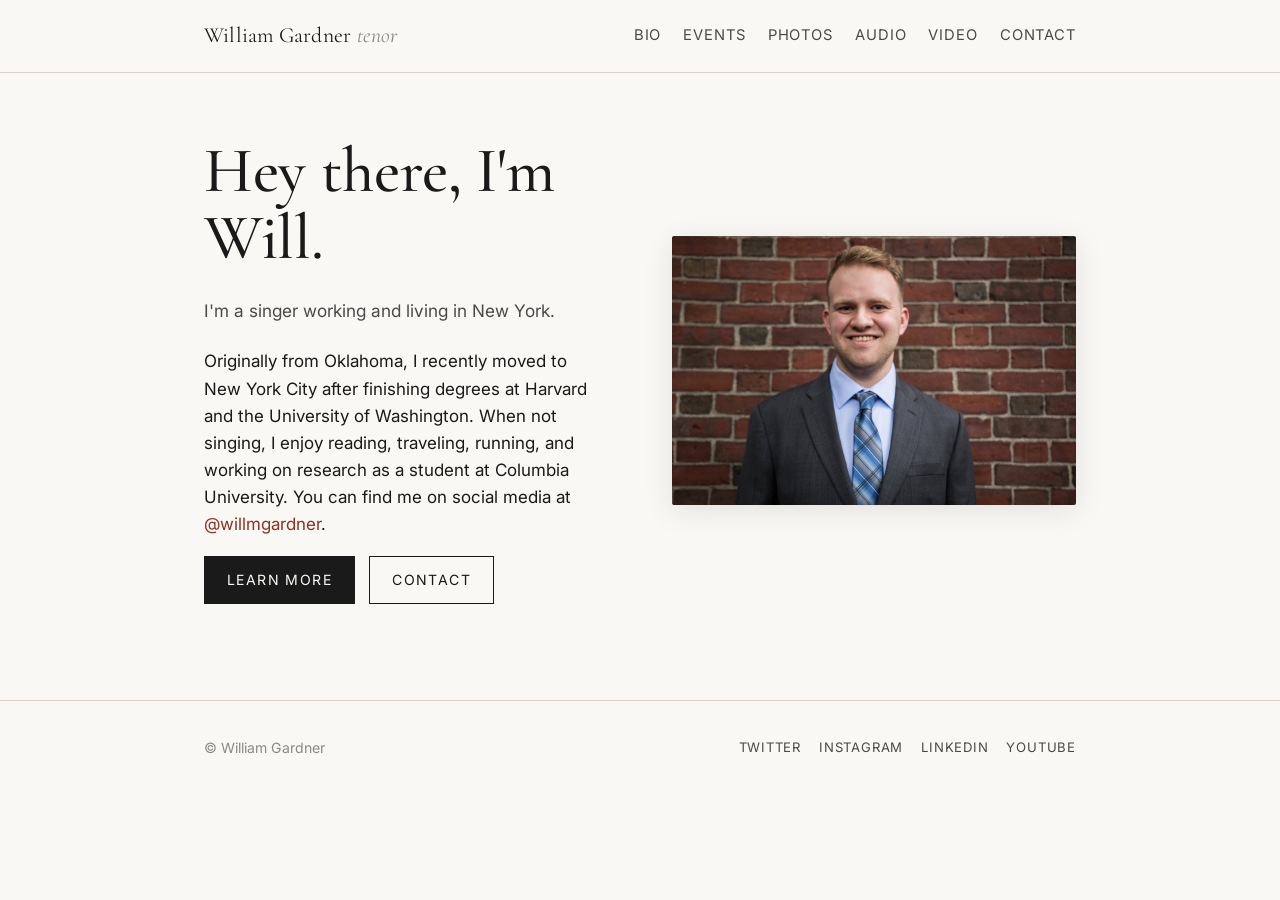
<file: index.html>
<!doctype html>
<html lang="en">
<head>
  <meta charset="utf-8">
  <meta name="viewport" content="width=device-width, initial-scale=1">
  <title>William Gardner | Tenor</title>
  <meta name="description" content="William Gardner is a tenor based in New York. Opera, oratorio, and ensemble performances across the United States.">
  <link rel="icon" type="image/svg+xml" href="favicon.svg">
  <link rel="preconnect" href="https://fonts.googleapis.com">
  <link rel="preconnect" href="https://fonts.gstatic.com" crossorigin>
  <link href="https://fonts.googleapis.com/css2?family=Cormorant+Garamond:ital,wght@0,400;0,500;0,600;1,400&family=Inter:wght@400;500;600&display=swap" rel="stylesheet">
  <link rel="stylesheet" href="assets/css/site.css">
</head>
<body>
  <header class="site-header">
    <div class="container">
      <a href="/" class="brand">William Gardner<span class="role">tenor</span></a>
      <nav class="nav">
        <a href="bio.html">Bio</a>
        <a href="events.html">Events</a>
        <a href="photos.html">Photos</a>
        <a href="audio.html">Audio</a>
        <a href="video.html">Video</a>
        <a href="contact.html">Contact</a>
      </nav>
    </div>
  </header>

  <main>
    <div class="container">
      <section class="hero">
        <div>
          <h1 class="greeting">Hey there, I'm Will.</h1>
          <p class="lede">I'm a singer working and living in New York.</p>
          <p>
            Originally from Oklahoma, I recently moved to New York City after finishing degrees at Harvard and the University of Washington. When not singing, I enjoy reading, traveling, running, and working on research as a student at Columbia University. You can find me on social media at <a href="https://www.instagram.com/willmgardner">@willmgardner</a>.
          </p>
          <div class="cta-row">
            <a class="btn primary" href="bio.html">Learn More</a>
            <a class="btn" href="contact.html">Contact</a>
          </div>
        </div>
        <div class="order-img">
          <img src="assets/img/headshot.jpg" alt="William Gardner, tenor — headshot">
        </div>
      </section>
    </div>
  </main>

  <footer class="site-footer">
    <div class="container">
      <div>&copy; William Gardner</div>
      <div class="socials">
        <a href="https://www.twitter.com/willmgardner">Twitter</a>
        <a href="https://www.instagram.com/willmgardner">Instagram</a>
        <a href="https://www.linkedin.com/in/william-gardner-8a490737/">LinkedIn</a>
        <a href="https://www.youtube.com/channel/UCvfJLj0yOcz-fNiGRgBTYBg">YouTube</a>
      </div>
    </div>
  </footer>
</body>
</html>
</file>
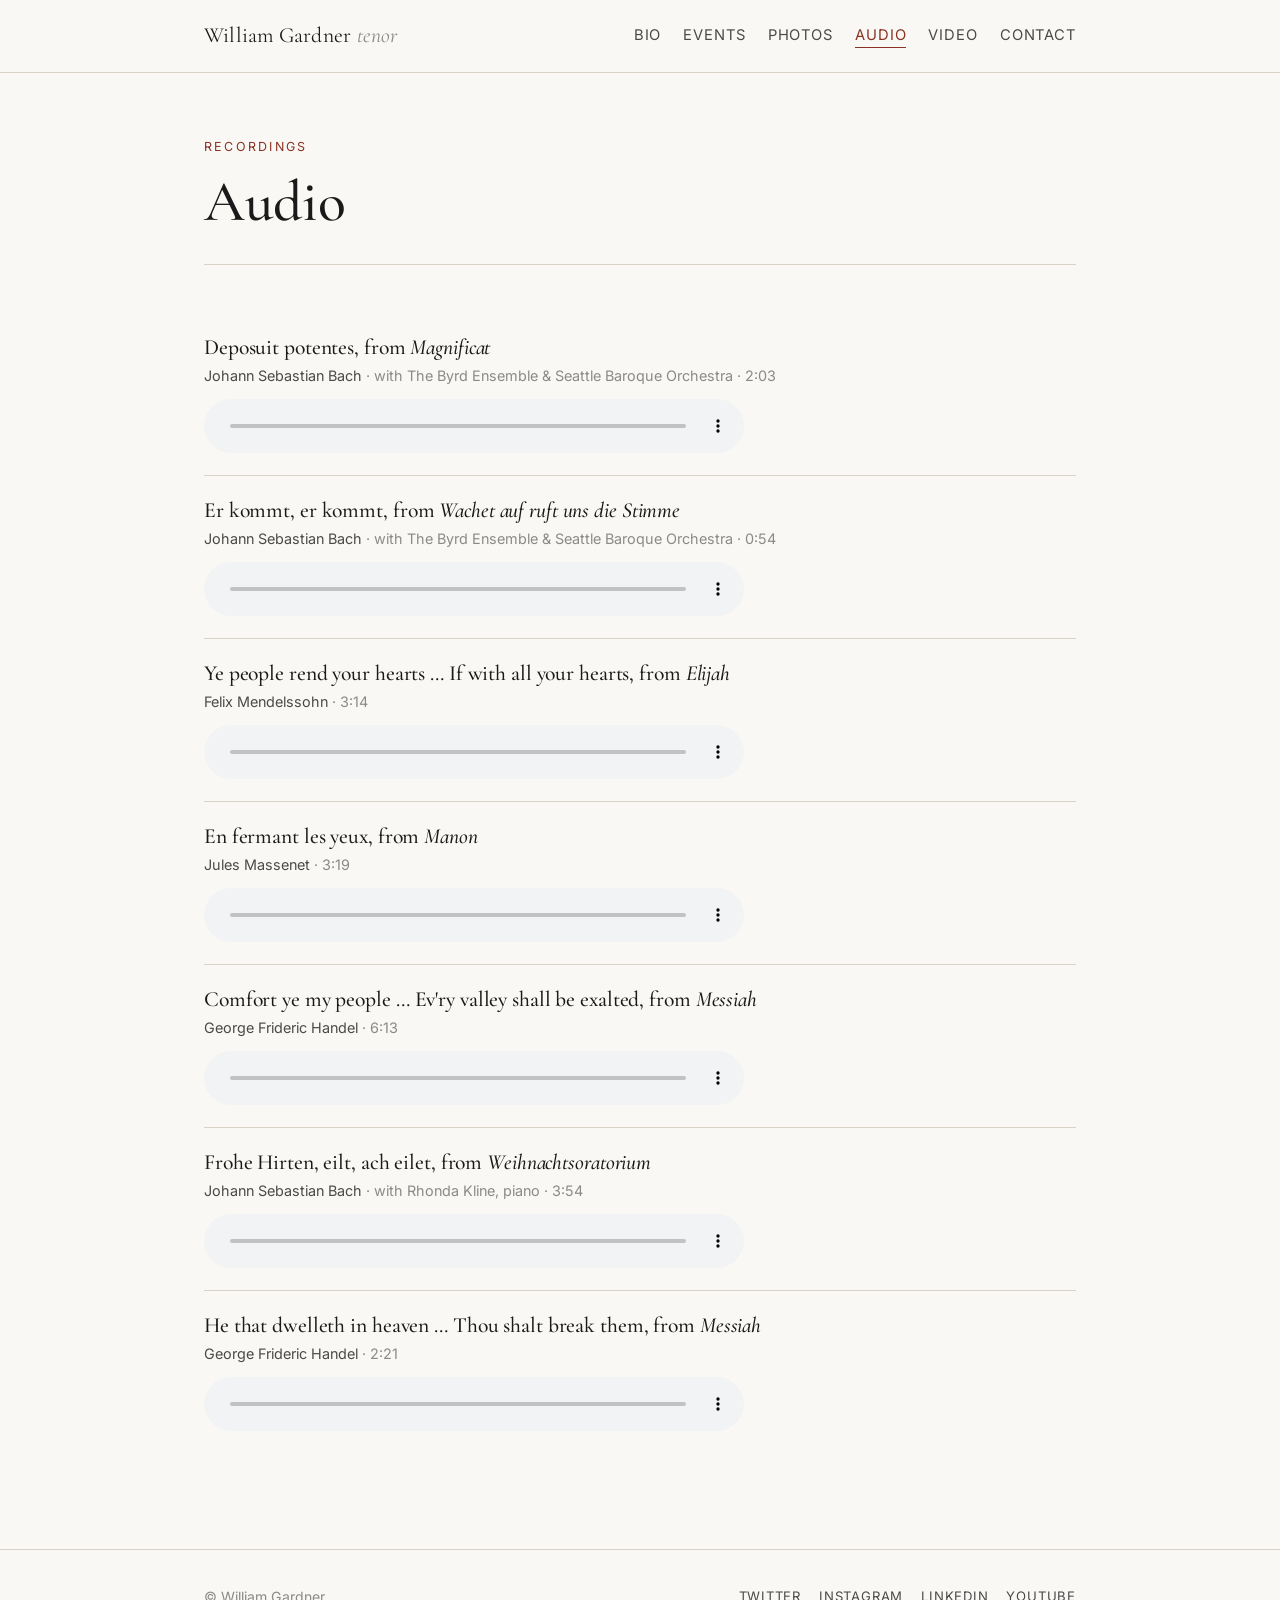
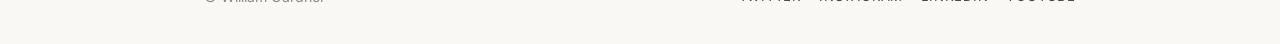
<file: audio.html>
<!doctype html>
<html lang="en">
<head>
  <meta charset="utf-8">
  <meta name="viewport" content="width=device-width, initial-scale=1">
  <title>Audio | William Gardner, tenor</title>
  <link rel="icon" type="image/svg+xml" href="favicon.svg">
  <link rel="preconnect" href="https://fonts.googleapis.com">
  <link rel="preconnect" href="https://fonts.gstatic.com" crossorigin>
  <link href="https://fonts.googleapis.com/css2?family=Cormorant+Garamond:ital,wght@0,400;0,500;0,600;1,400&family=Inter:wght@400;500;600&display=swap" rel="stylesheet">
  <link rel="stylesheet" href="assets/css/site.css">
</head>
<body>
  <header class="site-header">
    <div class="container">
      <a href="index.html" class="brand">William Gardner<span class="role">tenor</span></a>
      <nav class="nav">
        <a href="bio.html">Bio</a>
        <a href="events.html">Events</a>
        <a href="photos.html">Photos</a>
        <a href="audio.html" class="active">Audio</a>
        <a href="video.html">Video</a>
        <a href="contact.html">Contact</a>
      </nav>
    </div>
  </header>

  <main>
    <div class="container">
      <div class="page-head">
        <div class="kicker">Recordings</div>
        <h1>Audio</h1>
      </div>

      <ul class="tracks">
        <li class="track">
          <h3>Deposuit potentes, from <em>Magnificat</em></h3>
          <div class="meta"><span class="composer">Johann Sebastian Bach</span> &middot; with The Byrd Ensemble &amp; Seattle Baroque Orchestra &middot; 2:03</div>
          <audio controls preload="none" src="assets/audio/bach-deposuit-potentes.mp3"></audio>
        </li>

        <li class="track">
          <h3>Er kommt, er kommt, from <em>Wachet auf ruft uns die Stimme</em></h3>
          <div class="meta"><span class="composer">Johann Sebastian Bach</span> &middot; with The Byrd Ensemble &amp; Seattle Baroque Orchestra &middot; 0:54</div>
          <audio controls preload="none" src="assets/audio/bach-wachet-auf.mp3"></audio>
        </li>

        <li class="track">
          <h3>Ye people rend your hearts &hellip; If with all your hearts, from <em>Elijah</em></h3>
          <div class="meta"><span class="composer">Felix Mendelssohn</span> &middot; 3:14</div>
          <audio controls preload="none" src="assets/audio/mendelssohn-elijah.m4a"></audio>
        </li>

        <li class="track">
          <h3>En fermant les yeux, from <em>Manon</em></h3>
          <div class="meta"><span class="composer">Jules Massenet</span> &middot; 3:19</div>
          <audio controls preload="none" src="assets/audio/massenet-manon.m4a"></audio>
        </li>

        <li class="track">
          <h3>Comfort ye my people &hellip; Ev'ry valley shall be exalted, from <em>Messiah</em></h3>
          <div class="meta"><span class="composer">George Frideric Handel</span> &middot; 6:13</div>
          <audio controls preload="none" src="assets/audio/handel-comfort-evry-valley.mp3"></audio>
        </li>

        <li class="track">
          <h3>Frohe Hirten, eilt, ach eilet, from <em>Weihnachtsoratorium</em></h3>
          <div class="meta"><span class="composer">Johann Sebastian Bach</span> &middot; with Rhonda Kline, piano &middot; 3:54</div>
          <audio controls preload="none" src="assets/audio/bach-frohe-hirten.mp3"></audio>
        </li>

        <li class="track">
          <h3>He that dwelleth in heaven &hellip; Thou shalt break them, from <em>Messiah</em></h3>
          <div class="meta"><span class="composer">George Frideric Handel</span> &middot; 2:21</div>
          <audio controls preload="none" src="assets/audio/handel-thou-shalt-break.m4a"></audio>
        </li>
      </ul>
    </div>
  </main>

  <footer class="site-footer">
    <div class="container">
      <div>&copy; William Gardner</div>
      <div class="socials">
        <a href="https://www.twitter.com/willmgardner">Twitter</a>
        <a href="https://www.instagram.com/willmgardner">Instagram</a>
        <a href="https://www.linkedin.com/in/william-gardner-8a490737/">LinkedIn</a>
        <a href="https://www.youtube.com/channel/UCvfJLj0yOcz-fNiGRgBTYBg">YouTube</a>
      </div>
    </div>
  </footer>
</body>
</html>
</file>
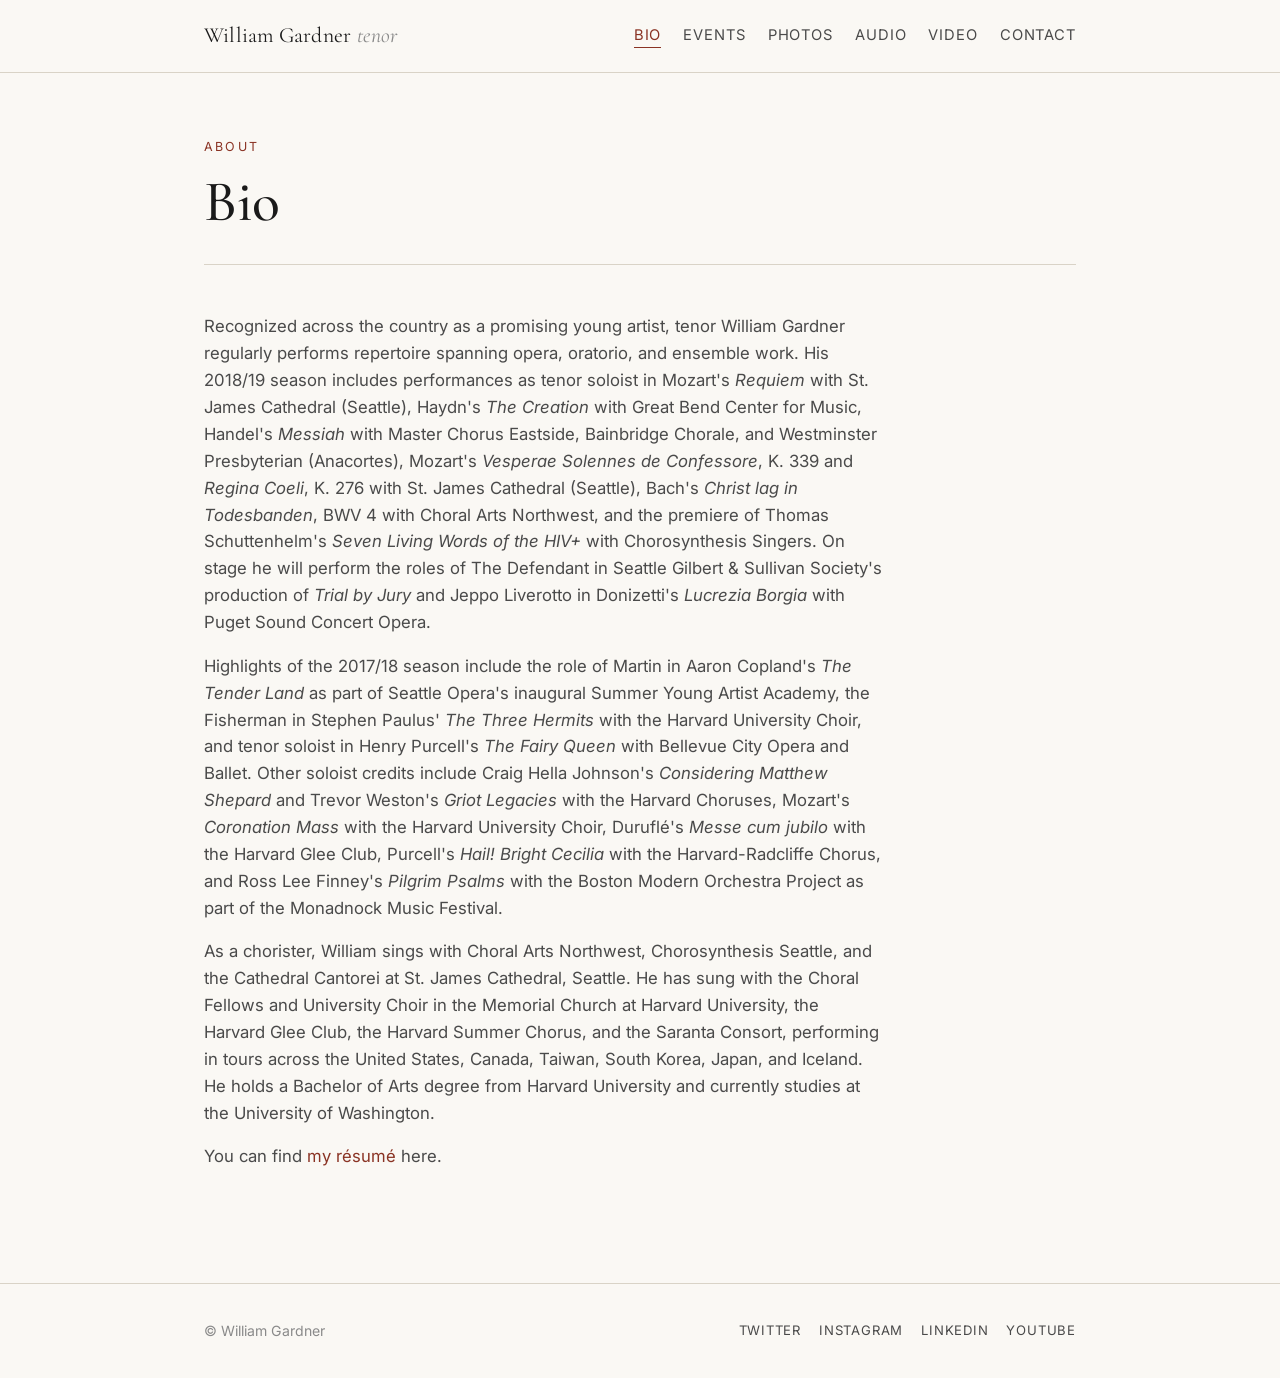
<file: bio.html>
<!doctype html>
<html lang="en">
<head>
  <meta charset="utf-8">
  <meta name="viewport" content="width=device-width, initial-scale=1">
  <title>Bio | William Gardner, tenor</title>
  <link rel="icon" type="image/svg+xml" href="favicon.svg">
  <link rel="preconnect" href="https://fonts.googleapis.com">
  <link rel="preconnect" href="https://fonts.gstatic.com" crossorigin>
  <link href="https://fonts.googleapis.com/css2?family=Cormorant+Garamond:ital,wght@0,400;0,500;0,600;1,400&family=Inter:wght@400;500;600&display=swap" rel="stylesheet">
  <link rel="stylesheet" href="assets/css/site.css">
</head>
<body>
  <header class="site-header">
    <div class="container">
      <a href="index.html" class="brand">William Gardner<span class="role">tenor</span></a>
      <nav class="nav">
        <a href="bio.html" class="active">Bio</a>
        <a href="events.html">Events</a>
        <a href="photos.html">Photos</a>
        <a href="audio.html">Audio</a>
        <a href="video.html">Video</a>
        <a href="contact.html">Contact</a>
      </nav>
    </div>
  </header>

  <main>
    <div class="container">
      <div class="page-head">
        <div class="kicker">About</div>
        <h1>Bio</h1>
      </div>

      <section class="prose">
        <p>
          Recognized across the country as a promising young artist, tenor William Gardner regularly performs repertoire spanning opera, oratorio, and ensemble work. His 2018/19 season includes performances as tenor soloist in Mozart's <em>Requiem</em> with St. James Cathedral (Seattle), Haydn's <em>The Creation</em> with Great Bend Center for Music, Handel's <em>Messiah</em> with Master Chorus Eastside, Bainbridge Chorale, and Westminster Presbyterian (Anacortes), Mozart's <em>Vesperae Solennes de Confessore</em>, K. 339 and <em>Regina Coeli</em>, K. 276 with St. James Cathedral (Seattle), Bach's <em>Christ lag in Todesbanden</em>, BWV 4 with Choral Arts Northwest, and the premiere of Thomas Schuttenhelm's <em>Seven Living Words of the HIV+</em> with Chorosynthesis Singers. On stage he will perform the roles of The Defendant in Seattle Gilbert &amp; Sullivan Society's production of <em>Trial by Jury</em> and Jeppo Liverotto in Donizetti's <em>Lucrezia Borgia</em> with Puget Sound Concert Opera.
        </p>

        <p>
          Highlights of the 2017/18 season include the role of Martin in Aaron Copland's <em>The Tender Land</em> as part of Seattle Opera's inaugural Summer Young Artist Academy, the Fisherman in Stephen Paulus' <em>The Three Hermits</em> with the Harvard University Choir, and tenor soloist in Henry Purcell's <em>The Fairy Queen</em> with Bellevue City Opera and Ballet. Other soloist credits include Craig Hella Johnson's <em>Considering Matthew Shepard</em> and Trevor Weston's <em>Griot Legacies</em> with the Harvard Choruses, Mozart's <em>Coronation Mass</em> with the Harvard University Choir, Duruflé's <em>Messe cum jubilo</em> with the Harvard Glee Club, Purcell's <em>Hail! Bright Cecilia</em> with the Harvard-Radcliffe Chorus, and Ross Lee Finney's <em>Pilgrim Psalms</em> with the Boston Modern Orchestra Project as part of the Monadnock Music Festival.
        </p>

        <p>
          As a chorister, William sings with Choral Arts Northwest, Chorosynthesis Seattle, and the Cathedral Cantorei at St. James Cathedral, Seattle. He has sung with the Choral Fellows and University Choir in the Memorial Church at Harvard University, the Harvard Glee Club, the Harvard Summer Chorus, and the Saranta Consort, performing in tours across the United States, Canada, Taiwan, South Korea, Japan, and Iceland. He holds a Bachelor of Arts degree from Harvard University and currently studies at the University of Washington.
        </p>

        <p>
          You can find <a href="assets/docs/william-gardner-music-resume.pdf" target="_blank" rel="noopener">my résumé</a> here.
        </p>
      </section>
    </div>
  </main>

  <footer class="site-footer">
    <div class="container">
      <div>&copy; William Gardner</div>
      <div class="socials">
        <a href="https://www.twitter.com/willmgardner">Twitter</a>
        <a href="https://www.instagram.com/willmgardner">Instagram</a>
        <a href="https://www.linkedin.com/in/william-gardner-8a490737/">LinkedIn</a>
        <a href="https://www.youtube.com/channel/UCvfJLj0yOcz-fNiGRgBTYBg">YouTube</a>
      </div>
    </div>
  </footer>
</body>
</html>
</file>
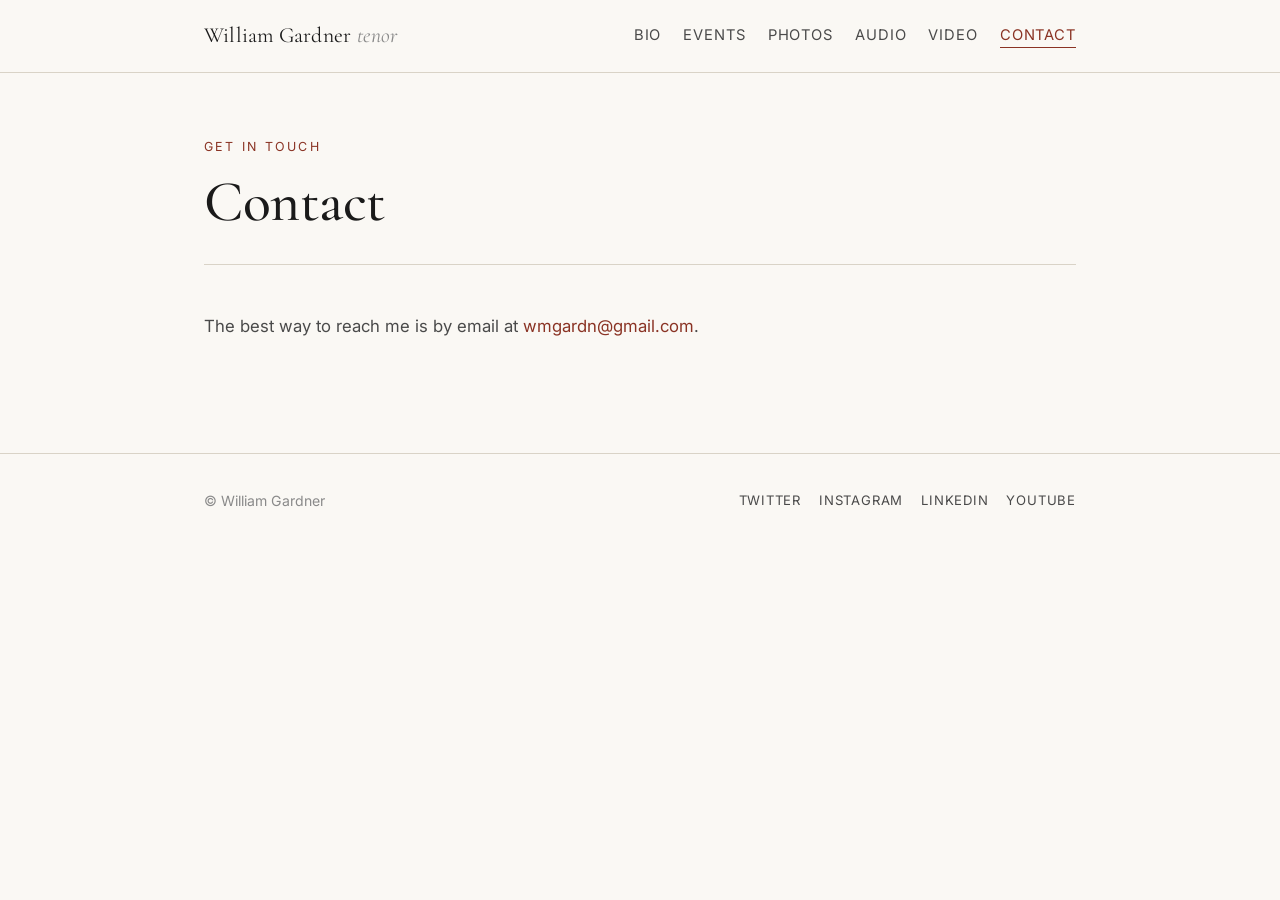
<file: contact.html>
<!doctype html>
<html lang="en">
<head>
  <meta charset="utf-8">
  <meta name="viewport" content="width=device-width, initial-scale=1">
  <title>Contact | William Gardner, tenor</title>
  <link rel="icon" type="image/svg+xml" href="favicon.svg">
  <link rel="preconnect" href="https://fonts.googleapis.com">
  <link rel="preconnect" href="https://fonts.gstatic.com" crossorigin>
  <link href="https://fonts.googleapis.com/css2?family=Cormorant+Garamond:ital,wght@0,400;0,500;0,600;1,400&family=Inter:wght@400;500;600&display=swap" rel="stylesheet">
  <link rel="stylesheet" href="assets/css/site.css">
</head>
<body>
  <header class="site-header">
    <div class="container">
      <a href="index.html" class="brand">William Gardner<span class="role">tenor</span></a>
      <nav class="nav">
        <a href="bio.html">Bio</a>
        <a href="events.html">Events</a>
        <a href="photos.html">Photos</a>
        <a href="audio.html">Audio</a>
        <a href="video.html">Video</a>
        <a href="contact.html" class="active">Contact</a>
      </nav>
    </div>
  </header>

  <main>
    <div class="container">
      <div class="page-head">
        <div class="kicker">Get in touch</div>
        <h1>Contact</h1>
      </div>

      <section class="prose contact-intro">
        <p>
          The best way to reach me is by email at <a href="mailto:wmgardn@gmail.com">wmgardn@gmail.com</a>.
        </p>
      </section>
    </div>
  </main>

  <footer class="site-footer">
    <div class="container">
      <div>&copy; William Gardner</div>
      <div class="socials">
        <a href="https://www.twitter.com/willmgardner">Twitter</a>
        <a href="https://www.instagram.com/willmgardner">Instagram</a>
        <a href="https://www.linkedin.com/in/william-gardner-8a490737/">LinkedIn</a>
        <a href="https://www.youtube.com/channel/UCvfJLj0yOcz-fNiGRgBTYBg">YouTube</a>
      </div>
    </div>
  </footer>
</body>
</html>
</file>
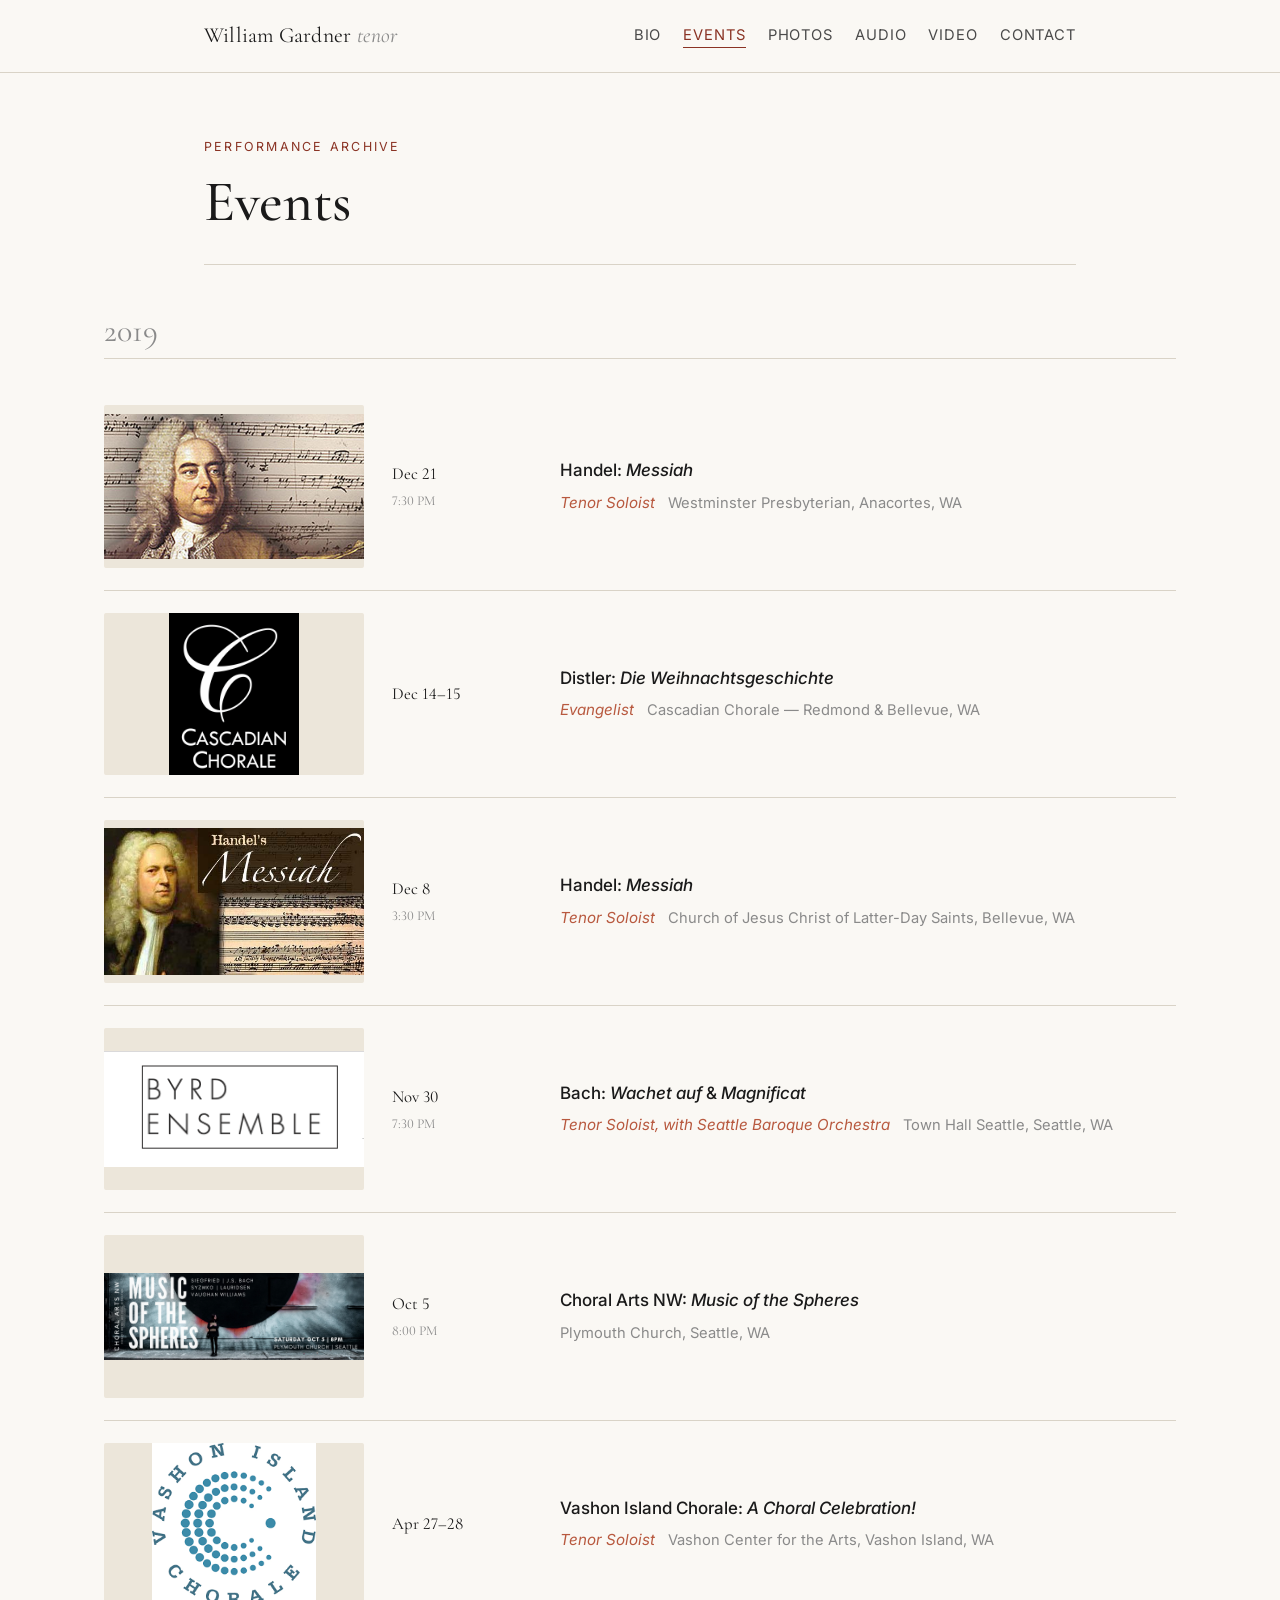
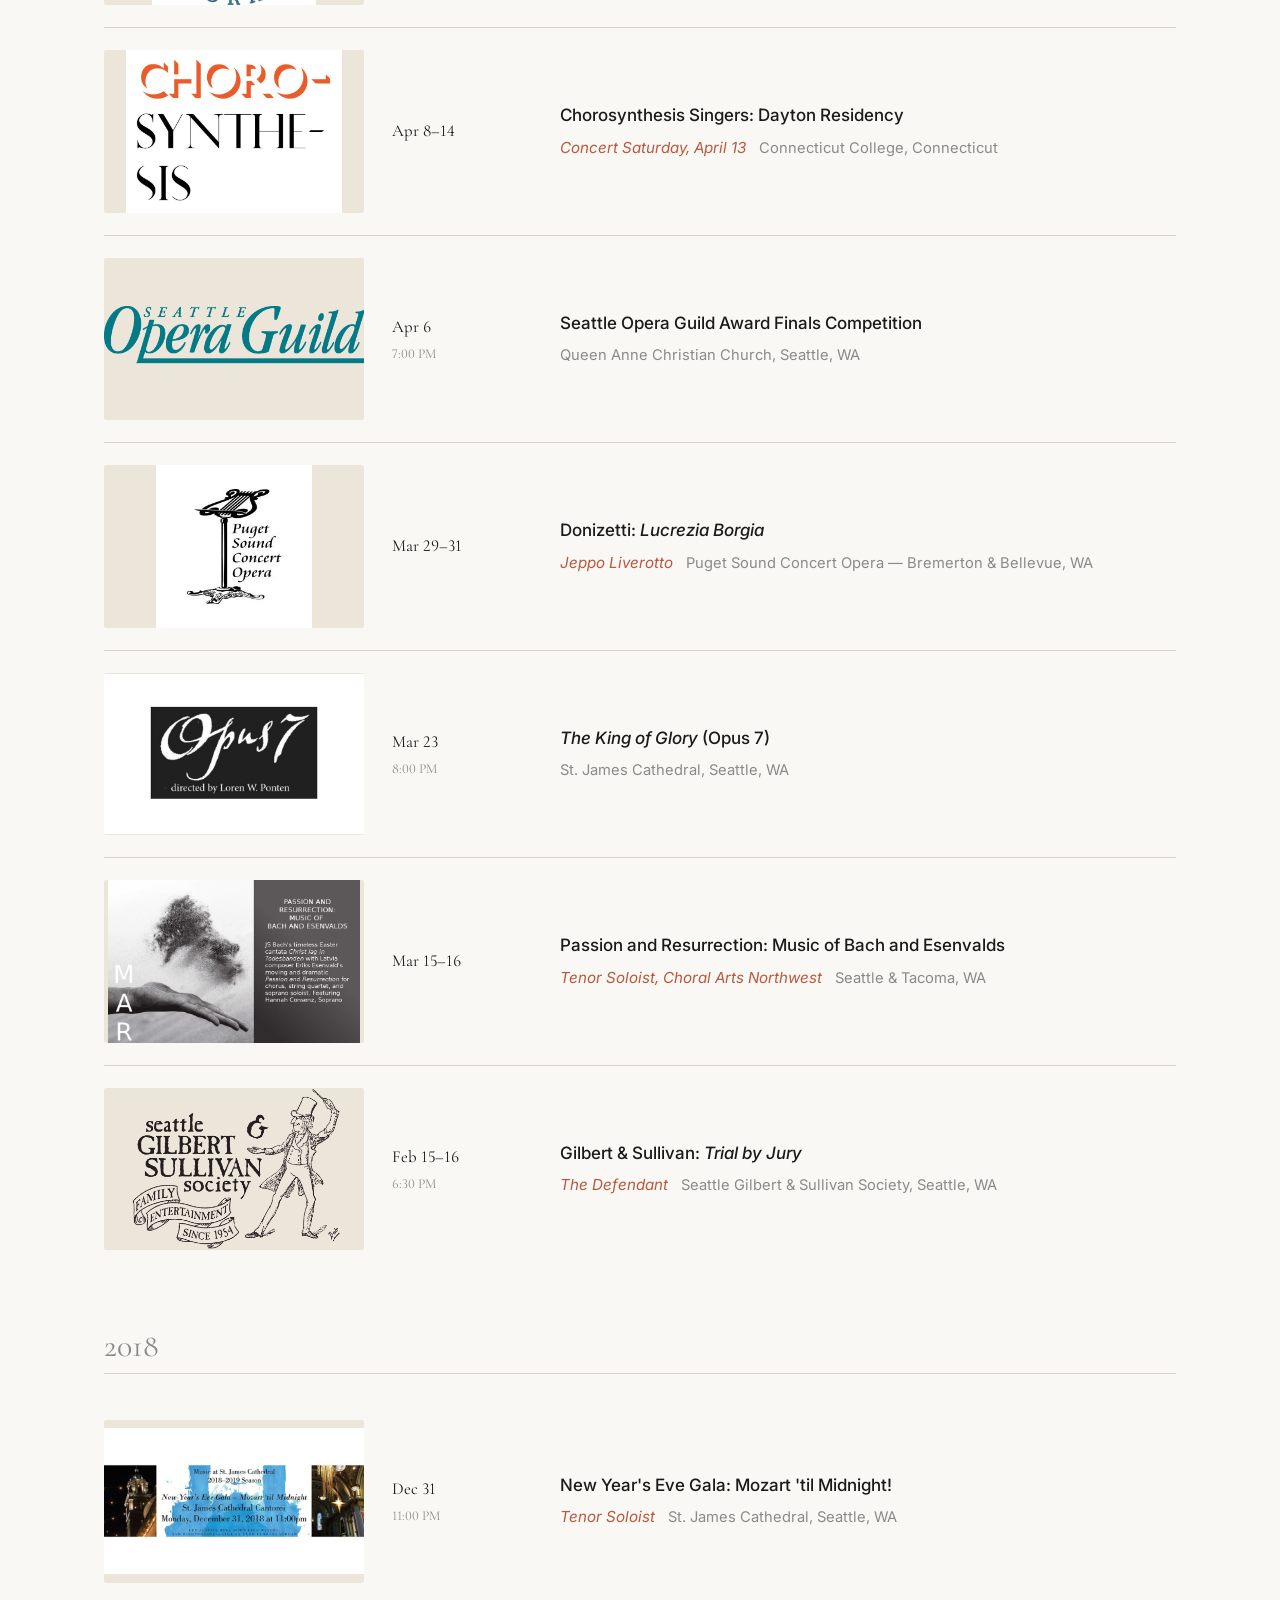
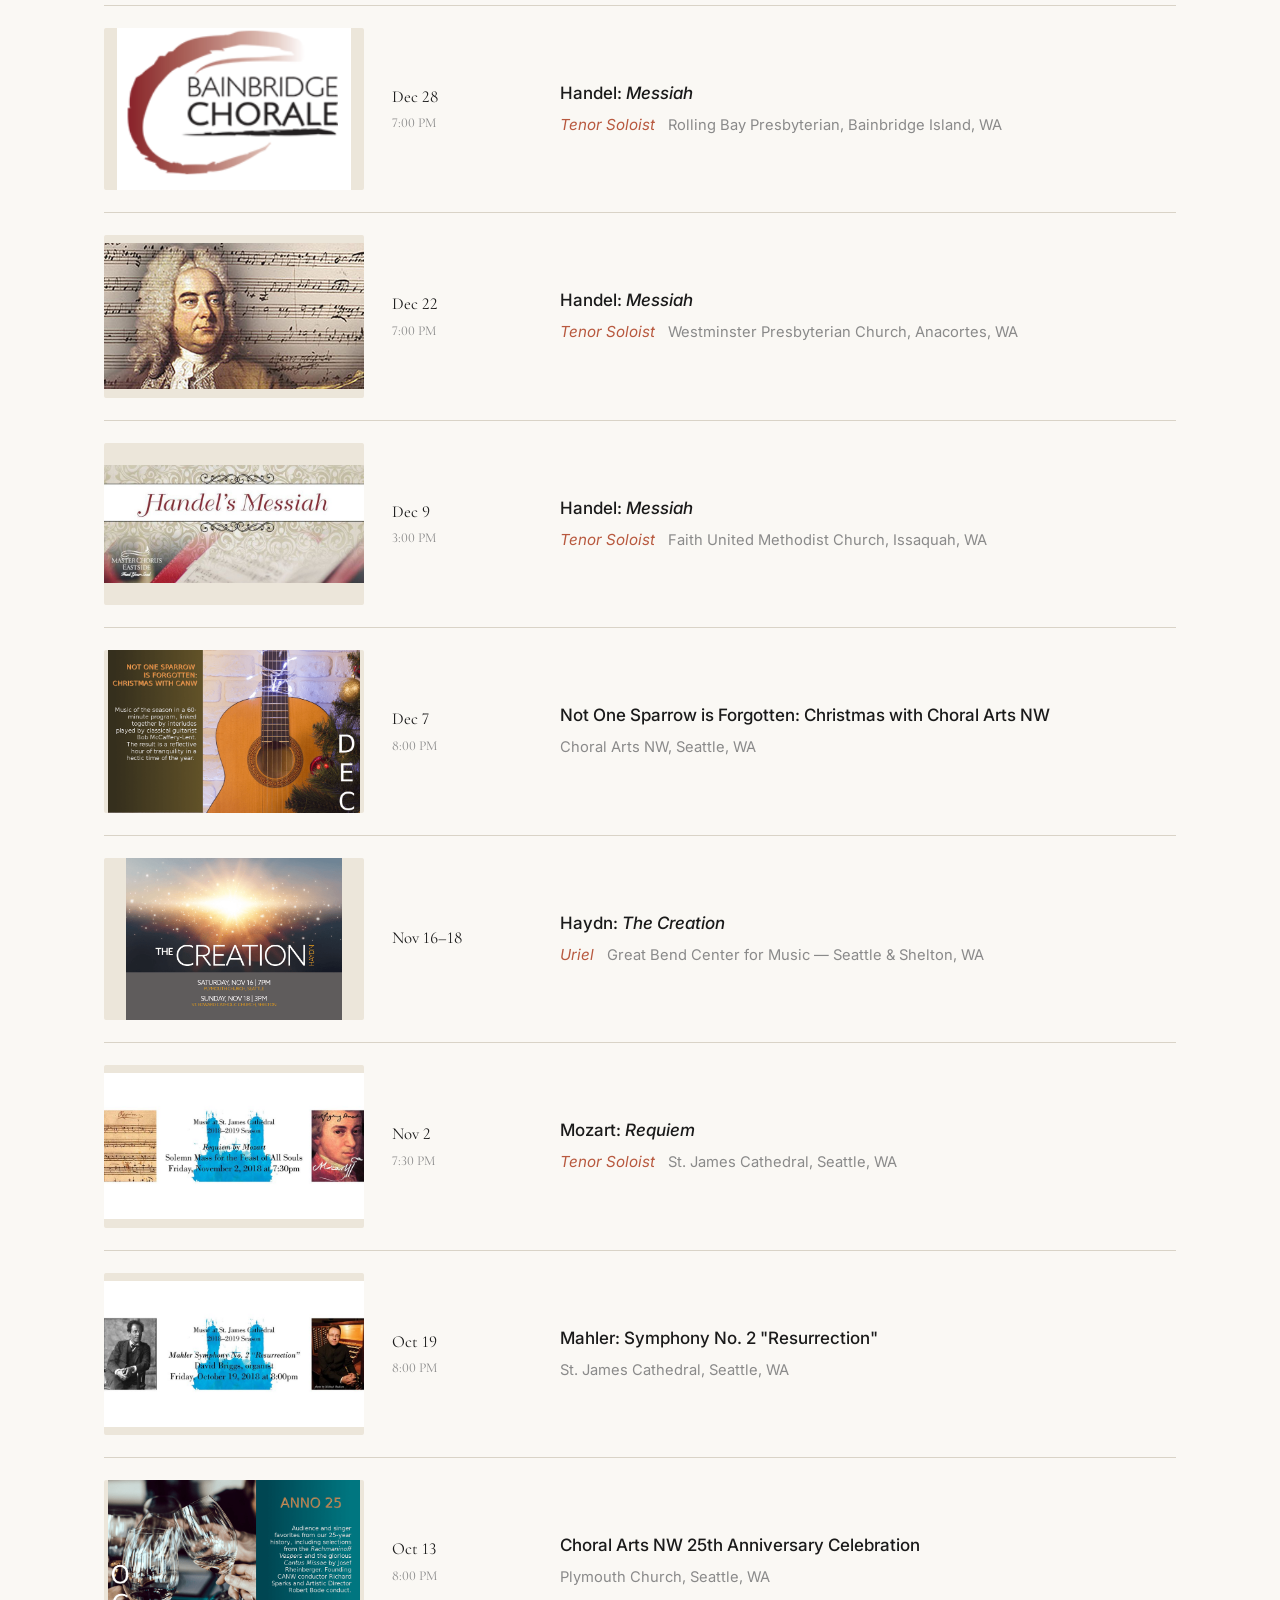
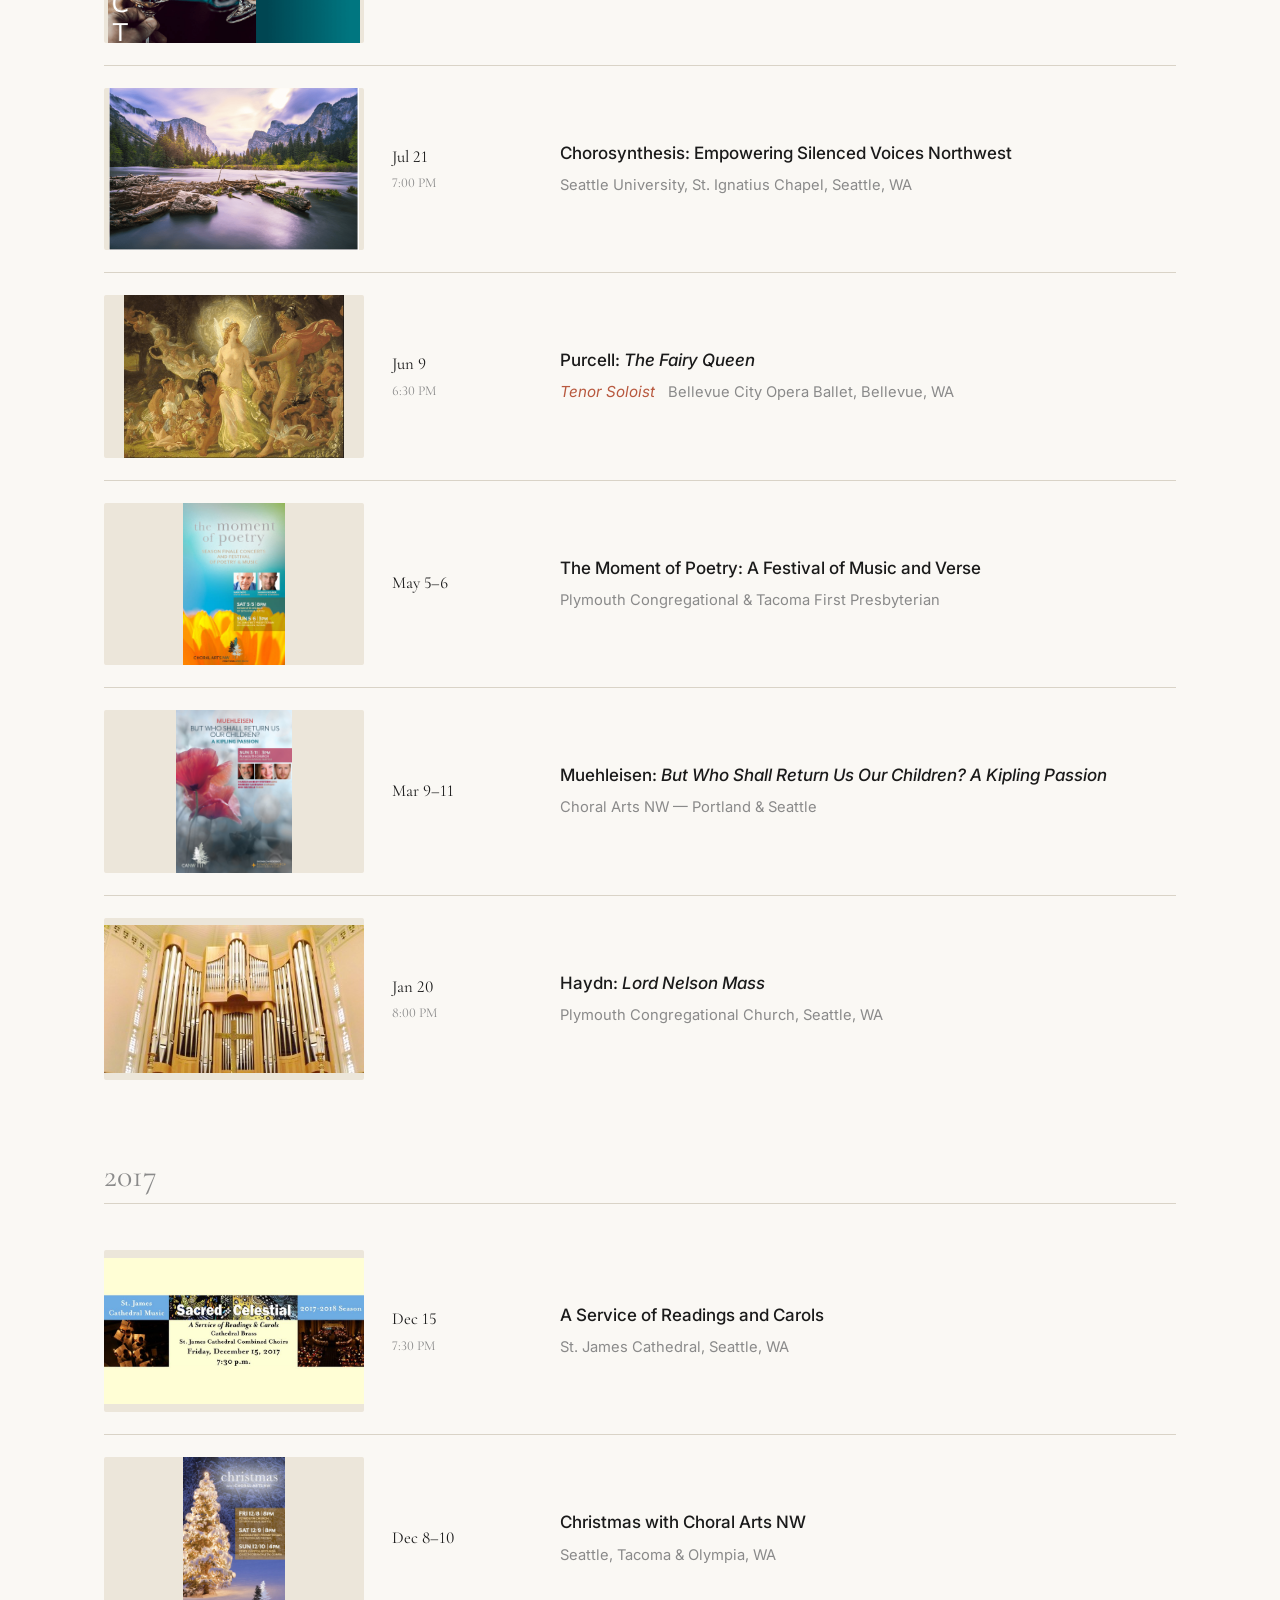
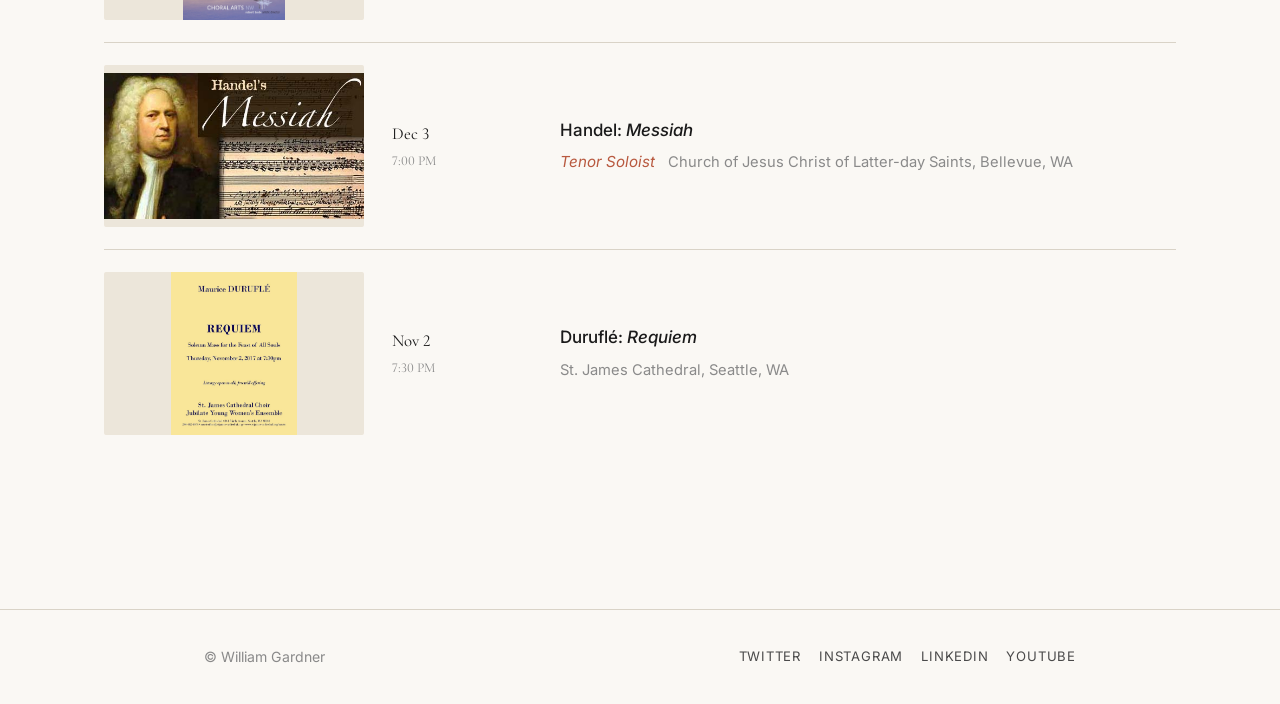
<file: events.html>
<!doctype html>
<html lang="en">
<head>
  <meta charset="utf-8">
  <meta name="viewport" content="width=device-width, initial-scale=1">
  <title>Events | William Gardner, tenor</title>
  <link rel="icon" type="image/svg+xml" href="favicon.svg">
  <link rel="preconnect" href="https://fonts.googleapis.com">
  <link rel="preconnect" href="https://fonts.gstatic.com" crossorigin>
  <link href="https://fonts.googleapis.com/css2?family=Cormorant+Garamond:ital,wght@0,400;0,500;0,600;1,400&family=Inter:wght@400;500;600&display=swap" rel="stylesheet">
  <link rel="stylesheet" href="assets/css/site.css">
</head>
<body>
  <header class="site-header">
    <div class="container">
      <a href="index.html" class="brand">William Gardner<span class="role">tenor</span></a>
      <nav class="nav">
        <a href="bio.html">Bio</a>
        <a href="events.html" class="active">Events</a>
        <a href="photos.html">Photos</a>
        <a href="audio.html">Audio</a>
        <a href="video.html">Video</a>
        <a href="contact.html">Contact</a>
      </nav>
    </div>
  </header>

  <main>
    <div class="container">
      <div class="page-head">
        <div class="kicker">Performance archive</div>
        <h1>Events</h1>
      </div>
    </div>

    <div class="events-wrap">
      <section class="year-group">
        <h2>2019</h2>

        <div class="event">
          <div class="thumb"><img src="assets/img/events/dec21-2019-messiah-anacortes.jpg" alt="" loading="lazy"></div>
          <div class="date">Dec 21<span class="time">7:30 PM</span></div>
          <div class="details">
            <div class="work">Handel: <em>Messiah</em></div>
            <span class="role">Tenor Soloist</span>
            <span class="venue">Westminster Presbyterian, Anacortes, WA</span>
          </div>
        </div>

        <div class="event">
          <div class="thumb"><img src="assets/img/events/dec14-2019-distler.png" alt="" loading="lazy"></div>
          <div class="date">Dec 14&ndash;15</div>
          <div class="details">
            <div class="work">Distler: <em>Die Weihnachtsgeschichte</em></div>
            <span class="role">Evangelist</span>
            <span class="venue">Cascadian Chorale &mdash; Redmond &amp; Bellevue, WA</span>
          </div>
        </div>

        <div class="event">
          <div class="thumb"><img src="assets/img/events/dec8-2019-messiah-bellevue.jpg" alt="" loading="lazy"></div>
          <div class="date">Dec 8<span class="time">3:30 PM</span></div>
          <div class="details">
            <div class="work">Handel: <em>Messiah</em></div>
            <span class="role">Tenor Soloist</span>
            <span class="venue">Church of Jesus Christ of Latter-Day Saints, Bellevue, WA</span>
          </div>
        </div>

        <div class="event">
          <div class="thumb"><img src="assets/img/events/nov30-2019-bach-wachet.png" alt="" loading="lazy"></div>
          <div class="date">Nov 30<span class="time">7:30 PM</span></div>
          <div class="details">
            <div class="work">Bach: <em>Wachet auf</em> &amp; <em>Magnificat</em></div>
            <span class="role">Tenor Soloist, with Seattle Baroque Orchestra</span>
            <span class="venue">Town Hall Seattle, Seattle, WA</span>
          </div>
        </div>

        <div class="event">
          <div class="thumb"><img src="assets/img/events/oct5-2019-music-spheres.png" alt="" loading="lazy"></div>
          <div class="date">Oct 5<span class="time">8:00 PM</span></div>
          <div class="details">
            <div class="work">Choral Arts NW: <em>Music of the Spheres</em></div>
            <span class="venue">Plymouth Church, Seattle, WA</span>
          </div>
        </div>

        <div class="event">
          <div class="thumb"><img src="assets/img/events/apr27-2019-vashon.png" alt="" loading="lazy"></div>
          <div class="date">Apr 27&ndash;28</div>
          <div class="details">
            <div class="work">Vashon Island Chorale: <em>A Choral Celebration!</em></div>
            <span class="role">Tenor Soloist</span>
            <span class="venue">Vashon Center for the Arts, Vashon Island, WA</span>
          </div>
        </div>

        <div class="event">
          <div class="thumb"><img src="assets/img/events/apr8-2019-chorosynthesis-dayton.jpg" alt="" loading="lazy"></div>
          <div class="date">Apr 8&ndash;14</div>
          <div class="details">
            <div class="work">Chorosynthesis Singers: Dayton Residency</div>
            <span class="role">Concert Saturday, April 13</span>
            <span class="venue">Connecticut College, Connecticut</span>
          </div>
        </div>

        <div class="event">
          <div class="thumb"><img src="assets/img/events/apr6-2019-opera-guild.png" alt="" loading="lazy"></div>
          <div class="date">Apr 6<span class="time">7:00 PM</span></div>
          <div class="details">
            <div class="work">Seattle Opera Guild Award Finals Competition</div>
            <span class="venue">Queen Anne Christian Church, Seattle, WA</span>
          </div>
        </div>

        <div class="event">
          <div class="thumb"><img src="assets/img/events/mar29-2019-lucrezia.jpg" alt="" loading="lazy"></div>
          <div class="date">Mar 29&ndash;31</div>
          <div class="details">
            <div class="work">Donizetti: <em>Lucrezia Borgia</em></div>
            <span class="role">Jeppo Liverotto</span>
            <span class="venue">Puget Sound Concert Opera &mdash; Bremerton &amp; Bellevue, WA</span>
          </div>
        </div>

        <div class="event">
          <div class="thumb"><img src="assets/img/events/mar23-2019-king-of-glory.jpg" alt="" loading="lazy"></div>
          <div class="date">Mar 23<span class="time">8:00 PM</span></div>
          <div class="details">
            <div class="work"><em>The King of Glory</em> (Opus 7)</div>
            <span class="venue">St. James Cathedral, Seattle, WA</span>
          </div>
        </div>

        <div class="event">
          <div class="thumb"><img src="assets/img/events/mar15-2019-passion-resurrection.png" alt="" loading="lazy"></div>
          <div class="date">Mar 15&ndash;16</div>
          <div class="details">
            <div class="work">Passion and Resurrection: Music of Bach and Esenvalds</div>
            <span class="role">Tenor Soloist, Choral Arts Northwest</span>
            <span class="venue">Seattle &amp; Tacoma, WA</span>
          </div>
        </div>

        <div class="event">
          <div class="thumb"><img src="assets/img/events/feb15-2019-trial-by-jury.png" alt="" loading="lazy"></div>
          <div class="date">Feb 15&ndash;16<span class="time">6:30 PM</span></div>
          <div class="details">
            <div class="work">Gilbert &amp; Sullivan: <em>Trial by Jury</em></div>
            <span class="role">The Defendant</span>
            <span class="venue">Seattle Gilbert &amp; Sullivan Society, Seattle, WA</span>
          </div>
        </div>
      </section>

      <section class="year-group">
        <h2>2018</h2>

        <div class="event">
          <div class="thumb"><img src="assets/img/events/dec31-2018-nye-gala.jpg" alt="" loading="lazy"></div>
          <div class="date">Dec 31<span class="time">11:00 PM</span></div>
          <div class="details">
            <div class="work">New Year's Eve Gala: Mozart 'til Midnight!</div>
            <span class="role">Tenor Soloist</span>
            <span class="venue">St. James Cathedral, Seattle, WA</span>
          </div>
        </div>

        <div class="event">
          <div class="thumb"><img src="assets/img/events/dec28-2018-messiah-rolling-bay.png" alt="" loading="lazy"></div>
          <div class="date">Dec 28<span class="time">7:00 PM</span></div>
          <div class="details">
            <div class="work">Handel: <em>Messiah</em></div>
            <span class="role">Tenor Soloist</span>
            <span class="venue">Rolling Bay Presbyterian, Bainbridge Island, WA</span>
          </div>
        </div>

        <div class="event">
          <div class="thumb"><img src="assets/img/events/dec22-2018-messiah-anacortes.jpg" alt="" loading="lazy"></div>
          <div class="date">Dec 22<span class="time">7:00 PM</span></div>
          <div class="details">
            <div class="work">Handel: <em>Messiah</em></div>
            <span class="role">Tenor Soloist</span>
            <span class="venue">Westminster Presbyterian Church, Anacortes, WA</span>
          </div>
        </div>

        <div class="event">
          <div class="thumb"><img src="assets/img/events/dec9-2018-messiah-issaquah.jpg" alt="" loading="lazy"></div>
          <div class="date">Dec 9<span class="time">3:00 PM</span></div>
          <div class="details">
            <div class="work">Handel: <em>Messiah</em></div>
            <span class="role">Tenor Soloist</span>
            <span class="venue">Faith United Methodist Church, Issaquah, WA</span>
          </div>
        </div>

        <div class="event">
          <div class="thumb"><img src="assets/img/events/dec7-2018-sparrow.png" alt="" loading="lazy"></div>
          <div class="date">Dec 7<span class="time">8:00 PM</span></div>
          <div class="details">
            <div class="work">Not One Sparrow is Forgotten: Christmas with Choral Arts NW</div>
            <span class="venue">Choral Arts NW, Seattle, WA</span>
          </div>
        </div>

        <div class="event">
          <div class="thumb"><img src="assets/img/events/nov16-2018-creation.png" alt="" loading="lazy"></div>
          <div class="date">Nov 16&ndash;18</div>
          <div class="details">
            <div class="work">Haydn: <em>The Creation</em></div>
            <span class="role">Uriel</span>
            <span class="venue">Great Bend Center for Music &mdash; Seattle &amp; Shelton, WA</span>
          </div>
        </div>

        <div class="event">
          <div class="thumb"><img src="assets/img/events/nov2-2018-mozart-requiem.jpg" alt="" loading="lazy"></div>
          <div class="date">Nov 2<span class="time">7:30 PM</span></div>
          <div class="details">
            <div class="work">Mozart: <em>Requiem</em></div>
            <span class="role">Tenor Soloist</span>
            <span class="venue">St. James Cathedral, Seattle, WA</span>
          </div>
        </div>

        <div class="event">
          <div class="thumb"><img src="assets/img/events/oct19-2018-mahler.jpg" alt="" loading="lazy"></div>
          <div class="date">Oct 19<span class="time">8:00 PM</span></div>
          <div class="details">
            <div class="work">Mahler: Symphony No. 2 "Resurrection"</div>
            <span class="venue">St. James Cathedral, Seattle, WA</span>
          </div>
        </div>

        <div class="event">
          <div class="thumb"><img src="assets/img/events/oct13-2018-canw-25th.png" alt="" loading="lazy"></div>
          <div class="date">Oct 13<span class="time">8:00 PM</span></div>
          <div class="details">
            <div class="work">Choral Arts NW 25th Anniversary Celebration</div>
            <span class="venue">Plymouth Church, Seattle, WA</span>
          </div>
        </div>

        <div class="event">
          <div class="thumb"><img src="assets/img/events/jul21-2018-silenced-voices.png" alt="" loading="lazy"></div>
          <div class="date">Jul 21<span class="time">7:00 PM</span></div>
          <div class="details">
            <div class="work">Chorosynthesis: Empowering Silenced Voices Northwest</div>
            <span class="venue">Seattle University, St. Ignatius Chapel, Seattle, WA</span>
          </div>
        </div>

        <div class="event">
          <div class="thumb"><img src="assets/img/events/jun9-2018-fairy-queen.png" alt="" loading="lazy"></div>
          <div class="date">Jun 9<span class="time">6:30 PM</span></div>
          <div class="details">
            <div class="work">Purcell: <em>The Fairy Queen</em></div>
            <span class="role">Tenor Soloist</span>
            <span class="venue">Bellevue City Opera Ballet, Bellevue, WA</span>
          </div>
        </div>

        <div class="event">
          <div class="thumb"><img src="assets/img/events/may5-2018-poetry.jpg" alt="" loading="lazy"></div>
          <div class="date">May 5&ndash;6</div>
          <div class="details">
            <div class="work">The Moment of Poetry: A Festival of Music and Verse</div>
            <span class="venue">Plymouth Congregational &amp; Tacoma First Presbyterian</span>
          </div>
        </div>

        <div class="event">
          <div class="thumb"><img src="assets/img/events/mar9-2018-kipling.jpg" alt="" loading="lazy"></div>
          <div class="date">Mar 9&ndash;11</div>
          <div class="details">
            <div class="work">Muehleisen: <em>But Who Shall Return Us Our Children? A Kipling Passion</em></div>
            <span class="venue">Choral Arts NW &mdash; Portland &amp; Seattle</span>
          </div>
        </div>

        <div class="event">
          <div class="thumb"><img src="assets/img/events/jan20-2018-lord-nelson.jpg" alt="" loading="lazy"></div>
          <div class="date">Jan 20<span class="time">8:00 PM</span></div>
          <div class="details">
            <div class="work">Haydn: <em>Lord Nelson Mass</em></div>
            <span class="venue">Plymouth Congregational Church, Seattle, WA</span>
          </div>
        </div>
      </section>

      <section class="year-group">
        <h2>2017</h2>

        <div class="event">
          <div class="thumb"><img src="assets/img/events/dec15-2017-readings-carols.jpg" alt="" loading="lazy"></div>
          <div class="date">Dec 15<span class="time">7:30 PM</span></div>
          <div class="details">
            <div class="work">A Service of Readings and Carols</div>
            <span class="venue">St. James Cathedral, Seattle, WA</span>
          </div>
        </div>

        <div class="event">
          <div class="thumb"><img src="assets/img/events/dec8-2017-christmas-canw.jpg" alt="" loading="lazy"></div>
          <div class="date">Dec 8&ndash;10</div>
          <div class="details">
            <div class="work">Christmas with Choral Arts NW</div>
            <span class="venue">Seattle, Tacoma &amp; Olympia, WA</span>
          </div>
        </div>

        <div class="event">
          <div class="thumb"><img src="assets/img/events/dec3-2017-messiah-bellevue.jpg" alt="" loading="lazy"></div>
          <div class="date">Dec 3<span class="time">7:00 PM</span></div>
          <div class="details">
            <div class="work">Handel: <em>Messiah</em></div>
            <span class="role">Tenor Soloist</span>
            <span class="venue">Church of Jesus Christ of Latter-day Saints, Bellevue, WA</span>
          </div>
        </div>

        <div class="event">
          <div class="thumb"><img src="assets/img/events/nov2-2017-durufle.jpg" alt="" loading="lazy"></div>
          <div class="date">Nov 2<span class="time">7:30 PM</span></div>
          <div class="details">
            <div class="work">Duruflé: <em>Requiem</em></div>
            <span class="venue">St. James Cathedral, Seattle, WA</span>
          </div>
        </div>
      </section>
    </div>
  </main>

  <footer class="site-footer">
    <div class="container">
      <div>&copy; William Gardner</div>
      <div class="socials">
        <a href="https://www.twitter.com/willmgardner">Twitter</a>
        <a href="https://www.instagram.com/willmgardner">Instagram</a>
        <a href="https://www.linkedin.com/in/william-gardner-8a490737/">LinkedIn</a>
        <a href="https://www.youtube.com/channel/UCvfJLj0yOcz-fNiGRgBTYBg">YouTube</a>
      </div>
    </div>
  </footer>
</body>
</html>
</file>
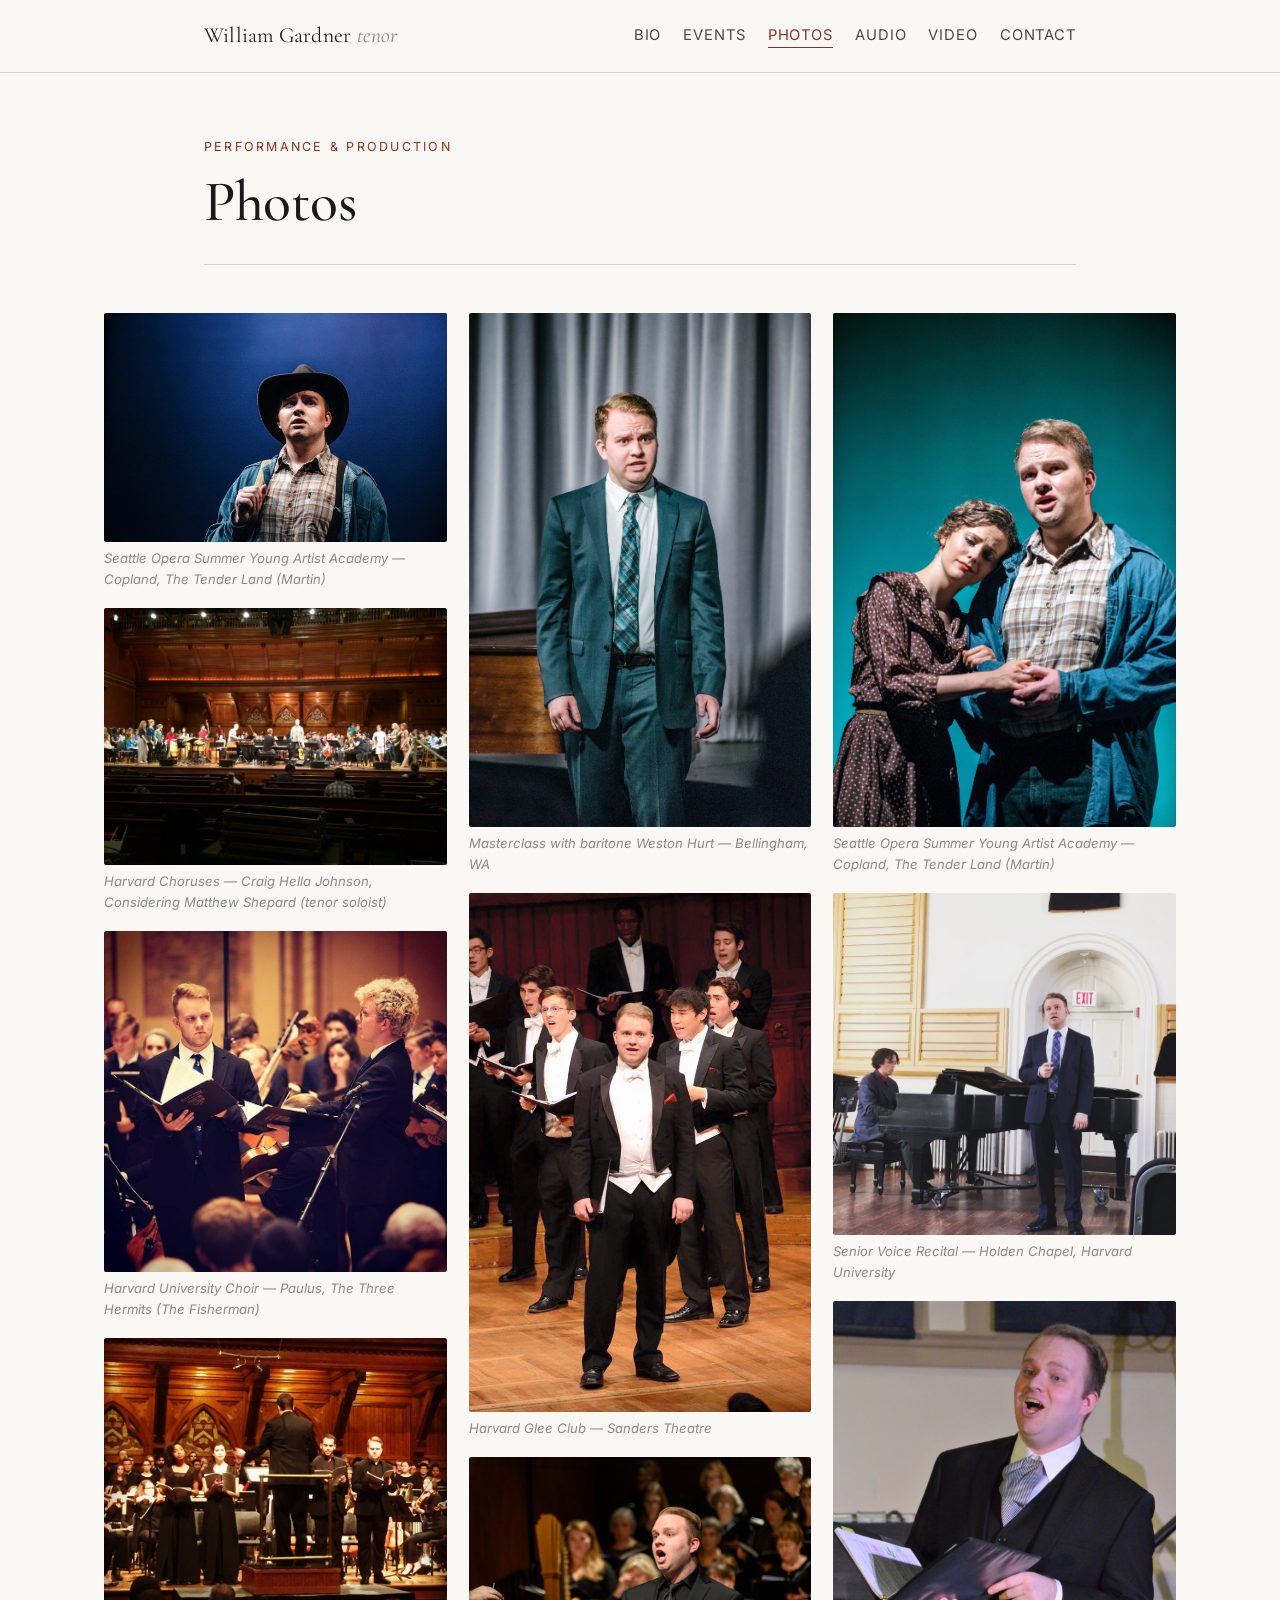
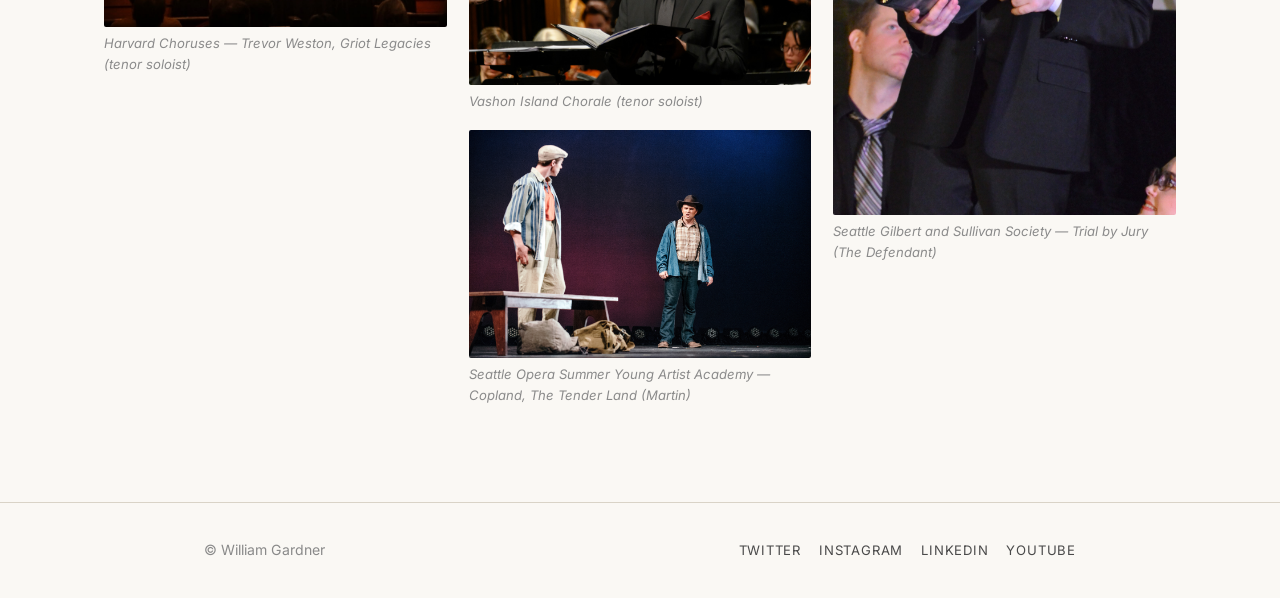
<file: photos.html>
<!doctype html>
<html lang="en">
<head>
  <meta charset="utf-8">
  <meta name="viewport" content="width=device-width, initial-scale=1">
  <title>Photos | William Gardner, tenor</title>
  <link rel="icon" type="image/svg+xml" href="favicon.svg">
  <link rel="preconnect" href="https://fonts.googleapis.com">
  <link rel="preconnect" href="https://fonts.gstatic.com" crossorigin>
  <link href="https://fonts.googleapis.com/css2?family=Cormorant+Garamond:ital,wght@0,400;0,500;0,600;1,400&family=Inter:wght@400;500;600&display=swap" rel="stylesheet">
  <link rel="stylesheet" href="assets/css/site.css">
</head>
<body>
  <header class="site-header">
    <div class="container">
      <a href="index.html" class="brand">William Gardner<span class="role">tenor</span></a>
      <nav class="nav">
        <a href="bio.html">Bio</a>
        <a href="events.html">Events</a>
        <a href="photos.html" class="active">Photos</a>
        <a href="audio.html">Audio</a>
        <a href="video.html">Video</a>
        <a href="contact.html">Contact</a>
      </nav>
    </div>
  </header>

  <main>
    <div class="container">
      <div class="page-head">
        <div class="kicker">Performance &amp; production</div>
        <h1>Photos</h1>
      </div>
    </div>

    <div class="gallery-wrap">
      <div class="gallery">
        <figure>
          <img src="assets/img/tender-land-1.jpg" loading="lazy" alt="Aaron Copland, The Tender Land (Martin)">
          <figcaption>Seattle Opera Summer Young Artist Academy &mdash; Copland, <em>The Tender Land</em> (Martin)</figcaption>
        </figure>
        <figure>
          <img src="assets/img/matthew-shepard.jpg" loading="lazy" alt="Craig Hella Johnson, Considering Matthew Shepard">
          <figcaption>Harvard Choruses &mdash; Craig Hella Johnson, <em>Considering Matthew Shepard</em> (tenor soloist)</figcaption>
        </figure>
        <figure>
          <img src="assets/img/three-hermits.jpg" loading="lazy" alt="Stephen Paulus, The Three Hermits">
          <figcaption>Harvard University Choir &mdash; Paulus, <em>The Three Hermits</em> (The Fisherman)</figcaption>
        </figure>
        <figure>
          <img src="assets/img/griot-legacies.jpg" loading="lazy" alt="Trevor Weston, Griot Legacies">
          <figcaption>Harvard Choruses &mdash; Trevor Weston, <em>Griot Legacies</em> (tenor soloist)</figcaption>
        </figure>
        <figure>
          <img src="assets/img/masterclass.jpg" loading="lazy" alt="Masterclass with Weston Hurt">
          <figcaption>Masterclass with baritone Weston Hurt &mdash; Bellingham, WA</figcaption>
        </figure>
        <figure>
          <img src="assets/img/glee-club.jpg" loading="lazy" alt="Harvard Glee Club in Sanders Theatre">
          <figcaption>Harvard Glee Club &mdash; Sanders Theatre</figcaption>
        </figure>
        <figure>
          <img src="assets/img/vashon.jpg" loading="lazy" alt="Vashon Island Chorale">
          <figcaption>Vashon Island Chorale (tenor soloist)</figcaption>
        </figure>
        <figure>
          <img src="assets/img/tender-land-2.jpg" loading="lazy" alt="The Tender Land, scene 2">
          <figcaption>Seattle Opera Summer Young Artist Academy &mdash; Copland, <em>The Tender Land</em> (Martin)</figcaption>
        </figure>
        <figure>
          <img src="assets/img/tender-land-3.jpg" loading="lazy" alt="The Tender Land, scene 3">
          <figcaption>Seattle Opera Summer Young Artist Academy &mdash; Copland, <em>The Tender Land</em> (Martin)</figcaption>
        </figure>
        <figure>
          <img src="assets/img/senior-recital.jpg" loading="lazy" alt="Senior voice recital, Holden Chapel">
          <figcaption>Senior Voice Recital &mdash; Holden Chapel, Harvard University</figcaption>
        </figure>
        <figure>
          <img src="assets/img/trial-by-jury.jpg" loading="lazy" alt="Trial by Jury, The Defendant">
          <figcaption>Seattle Gilbert and Sullivan Society &mdash; <em>Trial by Jury</em> (The Defendant)</figcaption>
        </figure>
      </div>
    </div>
  </main>

  <footer class="site-footer">
    <div class="container">
      <div>&copy; William Gardner</div>
      <div class="socials">
        <a href="https://www.twitter.com/willmgardner">Twitter</a>
        <a href="https://www.instagram.com/willmgardner">Instagram</a>
        <a href="https://www.linkedin.com/in/william-gardner-8a490737/">LinkedIn</a>
        <a href="https://www.youtube.com/channel/UCvfJLj0yOcz-fNiGRgBTYBg">YouTube</a>
      </div>
    </div>
  </footer>
</body>
</html>
</file>
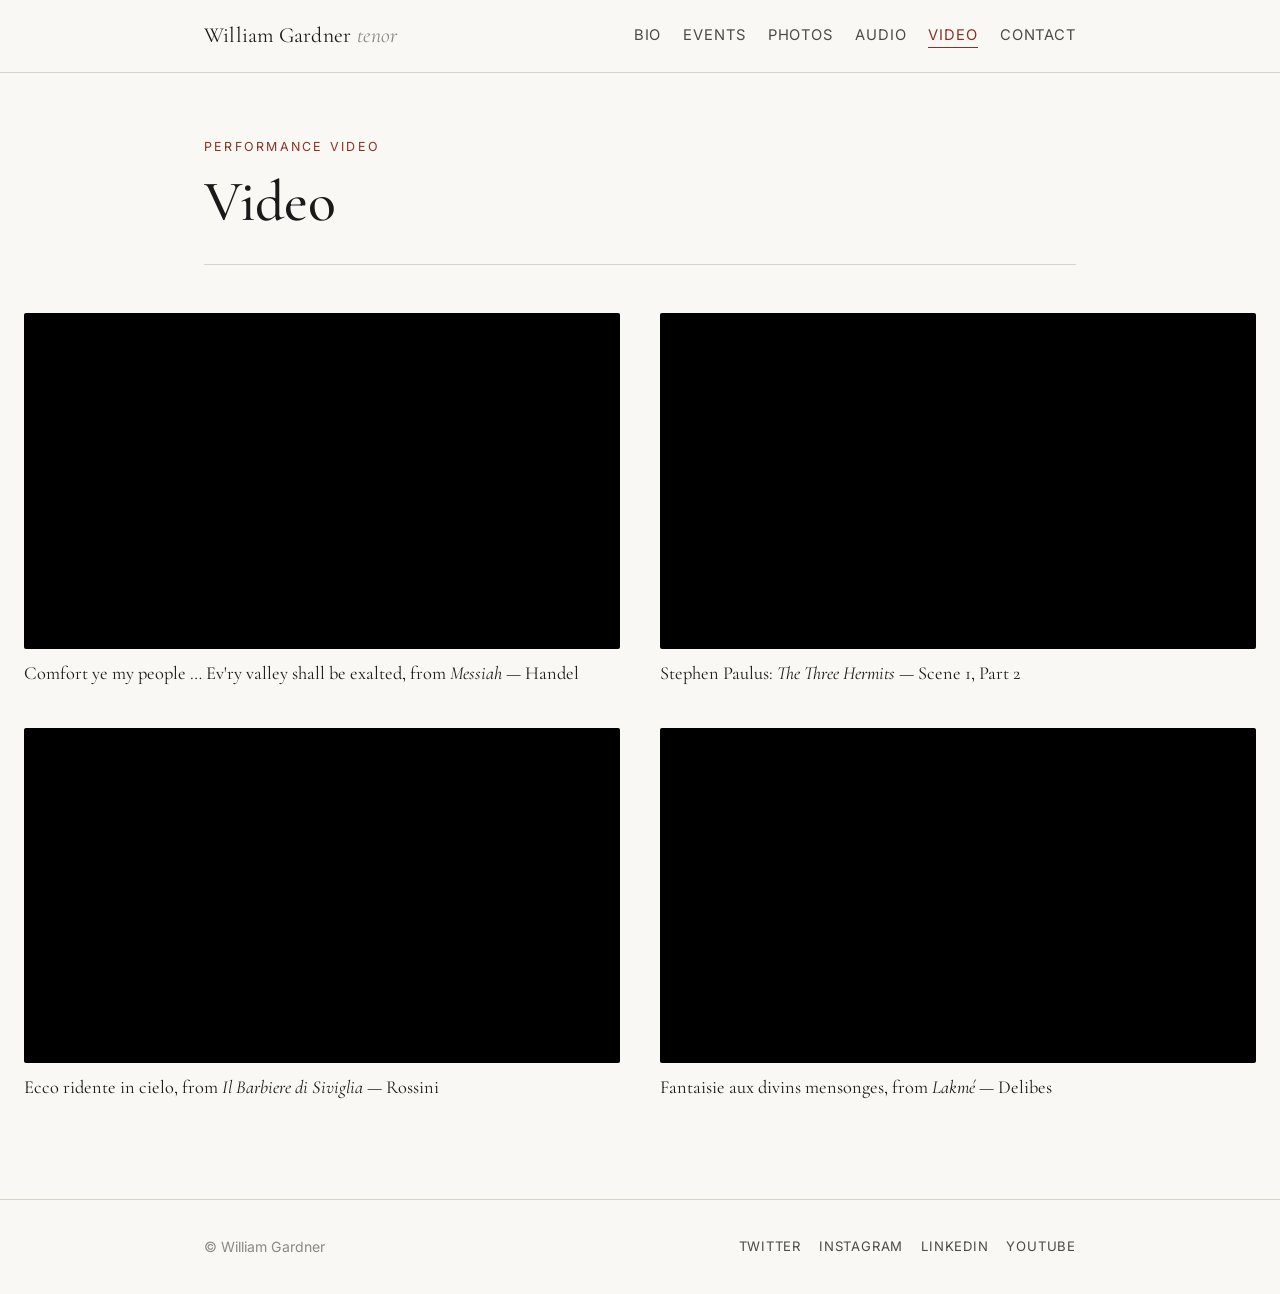
<file: video.html>
<!doctype html>
<html lang="en">
<head>
  <meta charset="utf-8">
  <meta name="viewport" content="width=device-width, initial-scale=1">
  <title>Video | William Gardner, tenor</title>
  <link rel="icon" type="image/svg+xml" href="favicon.svg">
  <link rel="preconnect" href="https://fonts.googleapis.com">
  <link rel="preconnect" href="https://fonts.gstatic.com" crossorigin>
  <link href="https://fonts.googleapis.com/css2?family=Cormorant+Garamond:ital,wght@0,400;0,500;0,600;1,400&family=Inter:wght@400;500;600&display=swap" rel="stylesheet">
  <link rel="stylesheet" href="assets/css/site.css">
</head>
<body>
  <header class="site-header">
    <div class="container">
      <a href="index.html" class="brand">William Gardner<span class="role">tenor</span></a>
      <nav class="nav">
        <a href="bio.html">Bio</a>
        <a href="events.html">Events</a>
        <a href="photos.html">Photos</a>
        <a href="audio.html">Audio</a>
        <a href="video.html" class="active">Video</a>
        <a href="contact.html">Contact</a>
      </nav>
    </div>
  </header>

  <main>
    <div class="container">
      <div class="page-head">
        <div class="kicker">Performance video</div>
        <h1>Video</h1>
      </div>
    </div>

    <div class="videos-wrap">
      <div class="videos">
        <div class="video">
          <figure>
            <div class="frame">
              <iframe src="https://www.youtube-nocookie.com/embed/siIOC0kUMHk" title="Comfort ye my people... Ev'ry valley shall be exalted, from Messiah (Handel)" allow="accelerometer; clipboard-write; encrypted-media; gyroscope; picture-in-picture" allowfullscreen loading="lazy"></iframe>
            </div>
            <figcaption>Comfort ye my people &hellip; Ev'ry valley shall be exalted, from <em>Messiah</em> &mdash; Handel</figcaption>
          </figure>
        </div>

        <div class="video">
          <figure>
            <div class="frame">
              <iframe src="https://www.youtube-nocookie.com/embed/aDbx_1FCpUQ?start=2" title="Stephen Paulus: The Three Hermits — Scene 1, Part 2" allow="accelerometer; clipboard-write; encrypted-media; gyroscope; picture-in-picture" allowfullscreen loading="lazy"></iframe>
            </div>
            <figcaption>Stephen Paulus: <em>The Three Hermits</em> &mdash; Scene 1, Part 2</figcaption>
          </figure>
        </div>

        <div class="video">
          <figure>
            <div class="frame">
              <iframe src="https://www.youtube-nocookie.com/embed/TT3kvmAlFr0" title="Ecco ridente in cielo, from Il Barbiere di Siviglia (Rossini)" allow="accelerometer; clipboard-write; encrypted-media; gyroscope; picture-in-picture" allowfullscreen loading="lazy"></iframe>
            </div>
            <figcaption>Ecco ridente in cielo, from <em>Il Barbiere di Siviglia</em> &mdash; Rossini</figcaption>
          </figure>
        </div>

        <div class="video">
          <figure>
            <div class="frame">
              <iframe src="https://www.youtube-nocookie.com/embed/-4b6D4sgEm8" title="Fantaisie aux divins mensonges, from Lakmé (Delibes)" allow="accelerometer; clipboard-write; encrypted-media; gyroscope; picture-in-picture" allowfullscreen loading="lazy"></iframe>
            </div>
            <figcaption>Fantaisie aux divins mensonges, from <em>Lakmé</em> &mdash; Delibes</figcaption>
          </figure>
        </div>
      </div>
    </div>
  </main>

  <footer class="site-footer">
    <div class="container">
      <div>&copy; William Gardner</div>
      <div class="socials">
        <a href="https://www.twitter.com/willmgardner">Twitter</a>
        <a href="https://www.instagram.com/willmgardner">Instagram</a>
        <a href="https://www.linkedin.com/in/william-gardner-8a490737/">LinkedIn</a>
        <a href="https://www.youtube.com/channel/UCvfJLj0yOcz-fNiGRgBTYBg">YouTube</a>
      </div>
    </div>
  </footer>
</body>
</html>
</file>
<file: assets/css/site.css>
:root {
  --bg: #faf8f4;
  --ink: #1a1a1a;
  --ink-soft: #4a4a4a;
  --muted: #8a8a8a;
  --rule: #d9d3c7;
  --accent: #8a3324;
  --accent-soft: #b8593f;
  --max: 920px;
}

* { box-sizing: border-box; }

html { scroll-behavior: smooth; }

body {
  margin: 0;
  background: var(--bg);
  color: var(--ink);
  font-family: "Inter", -apple-system, BlinkMacSystemFont, "Helvetica Neue", Arial, sans-serif;
  font-size: 17px;
  line-height: 1.6;
  -webkit-font-smoothing: antialiased;
  -moz-osx-font-smoothing: grayscale;
}

h1, h2, h3, h4 {
  font-family: "Cormorant Garamond", "EB Garamond", Georgia, "Times New Roman", serif;
  font-weight: 500;
  color: var(--ink);
  line-height: 1.15;
  margin: 0 0 0.6em;
  letter-spacing: -0.005em;
}

h1 { font-size: clamp(2.4rem, 5vw, 3.6rem); }
h2 { font-size: clamp(1.6rem, 3vw, 2.2rem); }
h3 { font-size: 1.25rem; font-weight: 600; }

a {
  color: var(--accent);
  text-decoration: none;
  border-bottom: 1px solid transparent;
  transition: border-color 120ms ease;
}
a:hover { border-bottom-color: var(--accent); }

p { margin: 0 0 1em; }

/* Layout */

.container {
  max-width: var(--max);
  margin: 0 auto;
  padding: 0 24px;
}

.site-header {
  border-bottom: 1px solid var(--rule);
  background: var(--bg);
  position: sticky;
  top: 0;
  z-index: 50;
}

.site-header .container {
  display: flex;
  align-items: center;
  justify-content: space-between;
  padding-top: 18px;
  padding-bottom: 18px;
  flex-wrap: wrap;
  gap: 12px;
}

.brand {
  font-family: "Cormorant Garamond", Georgia, serif;
  font-size: 1.35rem;
  color: var(--ink);
  letter-spacing: 0.01em;
}
.brand .role {
  font-style: italic;
  color: var(--muted);
  font-weight: 400;
  margin-left: 6px;
}
.brand:hover { border-bottom-color: transparent; }

.nav {
  display: flex;
  gap: 22px;
  font-size: 0.92rem;
  letter-spacing: 0.06em;
  text-transform: uppercase;
}
.nav a {
  color: var(--ink-soft);
  border-bottom: 1px solid transparent;
}
.nav a:hover, .nav a.active {
  color: var(--accent);
  border-bottom-color: var(--accent);
}

main { padding: 64px 0 96px; }

.site-footer {
  border-top: 1px solid var(--rule);
  padding: 36px 0;
  font-size: 0.88rem;
  color: var(--muted);
  background: var(--bg);
}
.site-footer .container {
  display: flex;
  justify-content: space-between;
  align-items: center;
  flex-wrap: wrap;
  gap: 16px;
}
.socials {
  display: flex;
  gap: 18px;
  text-transform: uppercase;
  letter-spacing: 0.06em;
  font-size: 0.82rem;
}
.socials a { color: var(--ink-soft); }

/* Homepage */

.hero {
  display: grid;
  grid-template-columns: 1fr 1fr;
  gap: 64px;
  align-items: center;
}
.hero img {
  width: 100%;
  height: auto;
  display: block;
  border-radius: 2px;
  box-shadow: 0 6px 30px rgba(26,26,26,0.10);
}
.hero .greeting {
  font-family: "Cormorant Garamond", Georgia, serif;
  font-size: clamp(2.6rem, 5.2vw, 4rem);
  line-height: 1.05;
  margin: 0 0 0.4em;
}
.hero .lede {
  font-size: 1.08rem;
  color: var(--ink-soft);
  margin-bottom: 1.4em;
}
.cta-row {
  display: flex;
  gap: 14px;
  flex-wrap: wrap;
}
.btn {
  display: inline-block;
  padding: 12px 22px;
  font-size: 0.88rem;
  letter-spacing: 0.1em;
  text-transform: uppercase;
  border: 1px solid var(--ink);
  color: var(--ink);
  background: transparent;
  border-bottom: 1px solid var(--ink);
  transition: background 120ms ease, color 120ms ease;
}
.btn:hover {
  background: var(--ink);
  color: var(--bg);
  border-bottom-color: var(--ink);
}
.btn.primary {
  background: var(--ink);
  color: var(--bg);
}
.btn.primary:hover {
  background: var(--accent);
  border-color: var(--accent);
}

/* Page header */

.page-head {
  margin-bottom: 48px;
  padding-bottom: 24px;
  border-bottom: 1px solid var(--rule);
}
.page-head h1 { margin-bottom: 0.1em; }
.page-head .kicker {
  text-transform: uppercase;
  letter-spacing: 0.18em;
  font-size: 0.78rem;
  color: var(--accent);
  margin-bottom: 12px;
}

/* Bio */

.prose { max-width: 680px; }
.prose p { font-size: 1.05rem; color: var(--ink-soft); }
.prose h2 { margin-top: 2em; }

/* Events */

.year-group { margin-bottom: 56px; }
.year-group h2 {
  font-family: "Cormorant Garamond", Georgia, serif;
  font-size: 2rem;
  color: var(--muted);
  border-bottom: 1px solid var(--rule);
  padding-bottom: 8px;
  margin-bottom: 24px;
  font-weight: 400;
}
.events-wrap {
  max-width: 1120px;
  margin: 0 auto;
  padding: 0 24px;
}
.event {
  display: grid;
  grid-template-columns: 260px 140px 1fr;
  gap: 28px;
  padding: 22px 0;
  border-bottom: 1px solid var(--rule);
  align-items: center;
}
.event .thumb {
  width: 100%;
  aspect-ratio: 16 / 10;
  background: #ece6da;
  overflow: hidden;
  border-radius: 2px;
  display: flex;
  align-items: center;
  justify-content: center;
}
.event .thumb img {
  max-width: 100%;
  max-height: 100%;
  width: auto;
  height: auto;
  object-fit: contain;
  display: block;
}
.event:last-child { border-bottom: none; }
.event .date {
  font-family: "Cormorant Garamond", Georgia, serif;
  font-size: 1.05rem;
  color: var(--ink);
  font-feature-settings: "lnum";
}
.event .date .time { display: block; font-size: 0.85rem; color: var(--muted); margin-top: 2px; }
.event .details .work {
  font-weight: 500;
  color: var(--ink);
  margin-bottom: 4px;
}
.event .details .role {
  font-style: italic;
  color: var(--accent-soft);
  font-size: 0.95rem;
  margin-right: 8px;
}
.event .details .venue {
  font-size: 0.92rem;
  color: var(--muted);
}

/* Photos */

.gallery-wrap {
  max-width: 1120px;
  margin: 0 auto;
  padding: 0 24px;
}
.gallery {
  columns: 2;
  column-gap: 22px;
}
@media (min-width: 720px) {
  .gallery { columns: 3; }
}
.gallery figure {
  break-inside: avoid;
  margin: 0 0 18px;
}
.gallery img {
  width: 100%;
  height: auto;
  display: block;
  border-radius: 2px;
}
.gallery figcaption {
  font-size: 0.82rem;
  color: var(--muted);
  margin-top: 6px;
  font-style: italic;
}

/* Audio */

.tracks { list-style: none; padding: 0; margin: 0; }
.track {
  padding: 22px 0;
  border-bottom: 1px solid var(--rule);
}
.track:last-child { border-bottom: none; }
.track h3 {
  font-family: "Cormorant Garamond", Georgia, serif;
  font-size: 1.35rem;
  font-weight: 500;
  margin: 0 0 4px;
}
.track .meta {
  font-size: 0.9rem;
  color: var(--muted);
  margin-bottom: 12px;
}
.track .meta .composer { color: var(--ink-soft); }
.track audio {
  width: 100%;
  max-width: 540px;
  display: block;
}

/* Video */

.videos-wrap {
  max-width: 1280px;
  margin: 0 auto;
  padding: 0 24px;
}
.videos {
  display: grid;
  grid-template-columns: 1fr;
  gap: 40px;
}
@media (min-width: 720px) {
  .videos { grid-template-columns: 1fr 1fr; }
}
.video figure { margin: 0; }
.video .frame {
  position: relative;
  width: 100%;
  padding-bottom: 56.25%;
  background: #000;
  border-radius: 2px;
  overflow: hidden;
}
.video .frame iframe {
  position: absolute;
  inset: 0;
  width: 100%;
  height: 100%;
  border: 0;
}
.video figcaption {
  font-family: "Cormorant Garamond", Georgia, serif;
  font-size: 1.15rem;
  margin-top: 10px;
  color: var(--ink);
}

/* Contact */

.contact-grid {
  display: grid;
  grid-template-columns: 1fr;
  gap: 24px;
  max-width: 640px;
}
.contact-grid .field { display: flex; flex-direction: column; gap: 6px; }
.contact-grid label {
  font-size: 0.82rem;
  letter-spacing: 0.1em;
  text-transform: uppercase;
  color: var(--muted);
}
.contact-grid input,
.contact-grid textarea {
  background: transparent;
  border: 1px solid var(--rule);
  border-radius: 2px;
  padding: 12px 14px;
  font: inherit;
  color: var(--ink);
}
.contact-grid input:focus,
.contact-grid textarea:focus {
  outline: none;
  border-color: var(--accent);
}
.contact-grid textarea { min-height: 160px; resize: vertical; }
.contact-grid button {
  align-self: flex-start;
}

.contact-intro a { color: var(--accent); }

/* Responsive */

@media (max-width: 720px) {
  main { padding: 36px 0 60px; }
  .hero {
    grid-template-columns: 1fr;
    gap: 32px;
  }
  .hero .order-img { order: -1; }
  .event {
    grid-template-columns: 140px 1fr;
    grid-template-areas:
      "thumb date"
      "thumb details";
    gap: 4px 16px;
    align-items: start;
  }
  .event .thumb { grid-area: thumb; aspect-ratio: 4 / 3; }
  .event .date { grid-area: date; font-size: 0.95rem; color: var(--accent-soft); }
  .event .details { grid-area: details; }
  .nav { font-size: 0.82rem; gap: 14px; }
  .brand { font-size: 1.15rem; }
}
</file>
